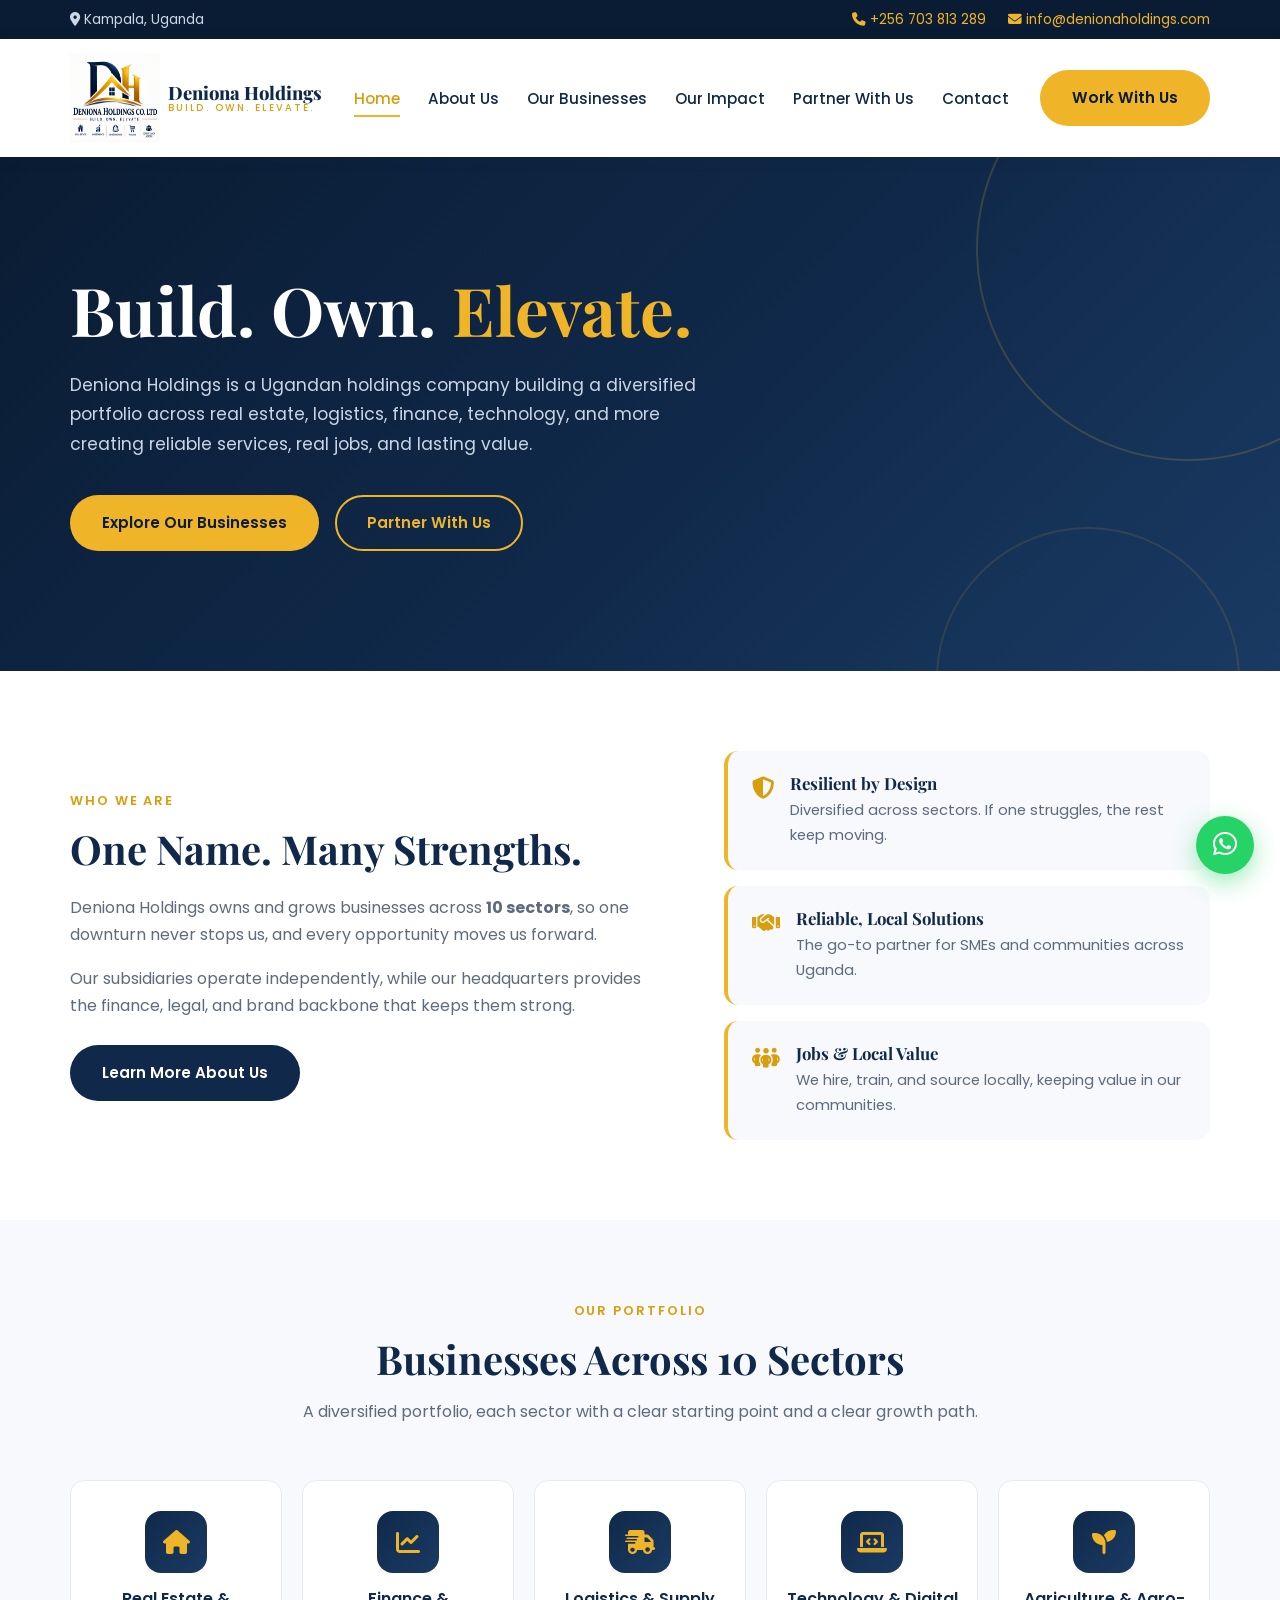
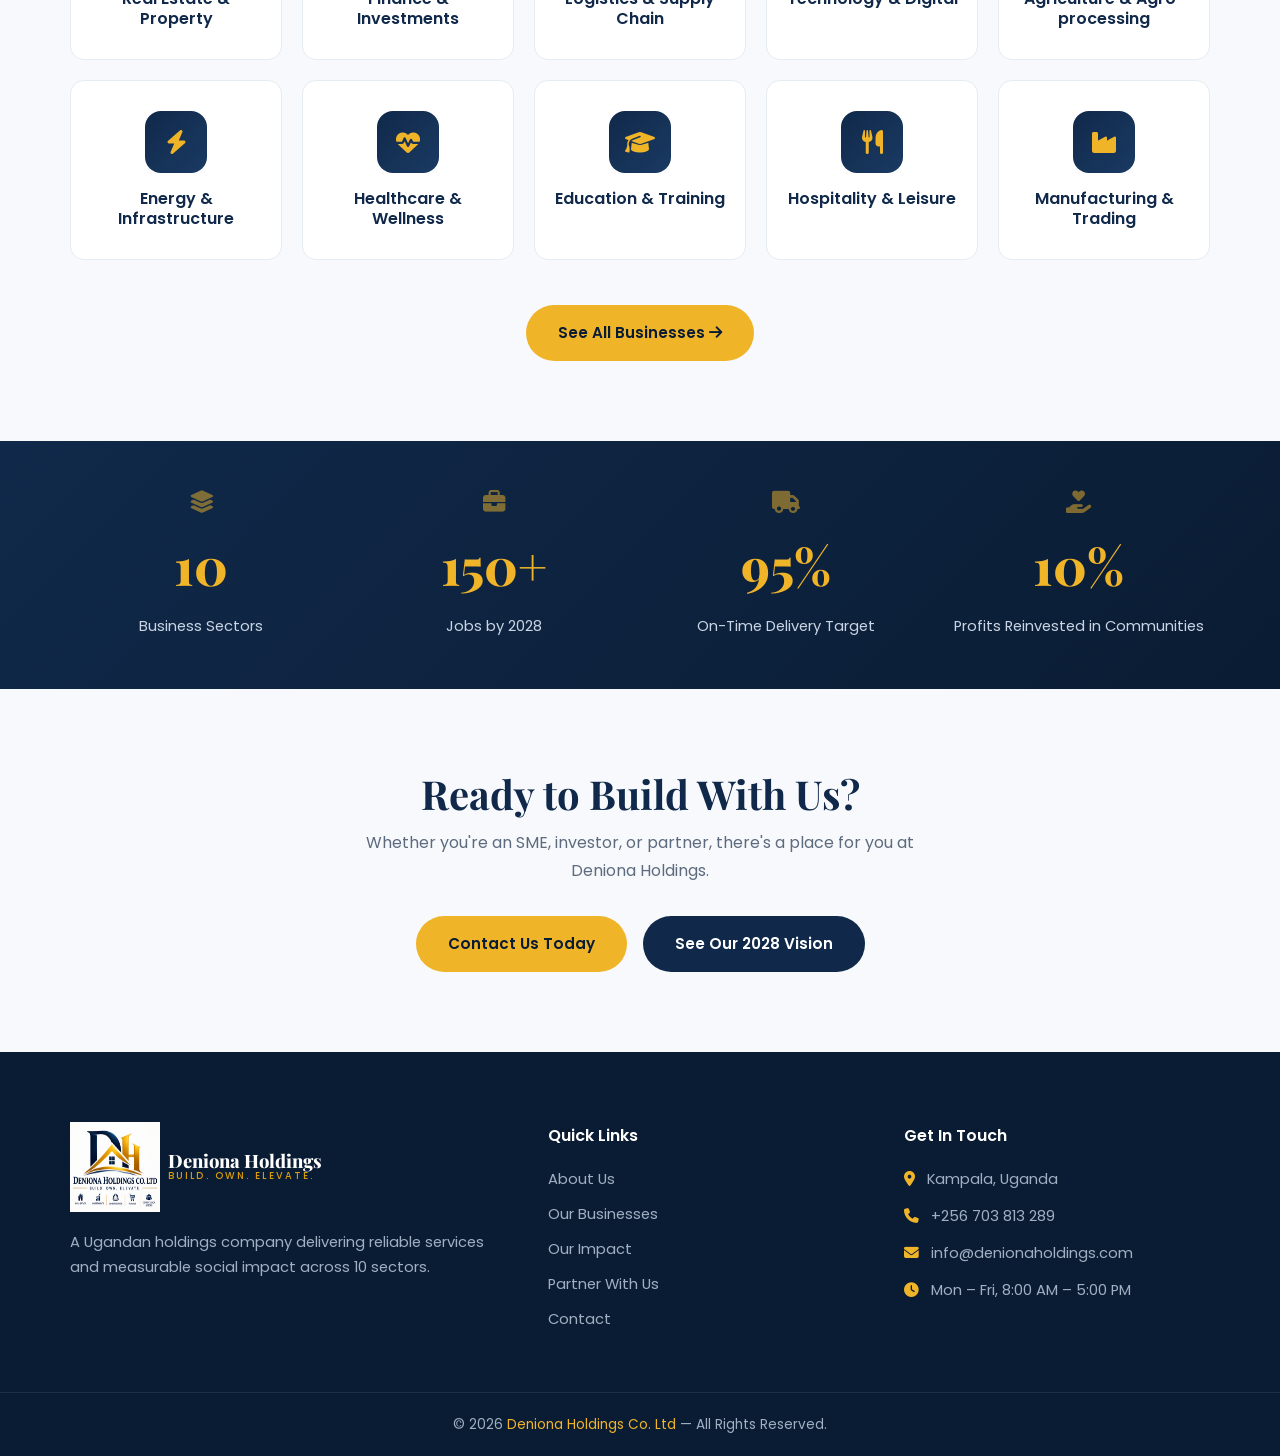
<file: index.html>
<!DOCTYPE html>
<html lang="en">
<head>
<meta charset="UTF-8">
<meta name="viewport" content="width=device-width, initial-scale=1.0">
<title>Deniona Holdings Co. Ltd — Build. Own. Elevate.</title>
 <link rel="stylesheet" href="style.css">
<meta name="description" content="Deniona Holdings is a Ugandan holdings company building a diversified portfolio across 10 sectors — creating reliable services, real jobs, and lasting value.">
<!-- Fonts -->
<link href="https://fonts.googleapis.com/css2?family=Playfair+Display:wght@600;700;800&family=Poppins:wght@300;400;500;600;700&display=swap" rel="stylesheet">
<!-- Icons -->
<link rel="stylesheet" href="https://cdnjs.cloudflare.com/ajax/libs/font-awesome/6.5.0/css/all.min.css">

</head>
<body>

<!-- ===== TOP BAR ===== -->
<div class="topbar">
  <div class="container">
    <span><i class="fa-solid fa-location-dot"></i> Kampala, Uganda</span>
    <span class="hide-sm">
           <a href="tel:+256703813289"><i class="fa-solid fa-phone"></i> +256 703 813 289</a>
      <a href="mailto:info@denionaholdings.com"><i class="fa-solid fa-envelope"></i> info@denionaholdings.com</a>
    </span>
  </div>
</div>

<!-- ===== HEADER ===== -->
<header>
  <div class="container nav">
    <!-- REPLACE this block with your logo image when ready -->
    <a href="index.html" class="logo">
      <img src="logo 2.png"  alt="site logo" width="90" height="90">
      <div class="logo-name">Deniona Holdings<small>Build. Own. Elevate.</small></div>
    </a>

    <nav>
      <ul id="menu">
        <li><a href="index.html" class="active">Home</a></li>
        <li><a href="about.html">About Us</a></li>
        <li><a href="businesses.html">Our Businesses</a></li>
        <li><a href="impact.html">Our Impact</a></li>
        <li><a href="partner.html">Partner With Us</a></li>
        <li><a href="contact.html">Contact</a></li>
      </ul>
    </nav>

    <a href="contact.html" class="btn btn-gold btn-nav">Work With Us</a>
    <button class="hamburger" id="hamb"><i class="fa-solid fa-bars"></i></button>
  </div>
</header>

<!-- ===== HERO ===== -->
<section class="hero">
  <div class="container">
    <h1>Build. Own. <span>Elevate.</span></h1>
    <p>Deniona Holdings is a Ugandan holdings company building a diversified portfolio across
       real estate, logistics, finance, technology, and more creating reliable services,
       real jobs, and lasting value.</p>
    <div class="hero-btns">
      <a href="businesses.html" class="btn btn-gold">Explore Our Businesses</a>
      <a href="partner.html" class="btn btn-outline">Partner With Us</a>
    </div>
  </div>
</section>

<!-- ===== WHO WE ARE ===== -->
<section class="who">
  <div class="container split">
    <div>
      <span class="section-tag">Who We Are</span>
      <h2>One Name. Many Strengths.</h2>
      <p>Deniona Holdings owns and grows businesses across <strong>10 sectors</strong>, so one
         downturn never stops us, and every opportunity moves us forward.</p>
      <p>Our subsidiaries operate independently, while our headquarters provides the finance,
         legal, and brand backbone that keeps them strong.</p>
      <a href="about.html" class="btn btn-navy" style="margin-top:10px">Learn More About Us</a>
    </div>
    <div class="pillars">
      <div class="pillar"><i class="fa-solid fa-shield-halved"></i>
        <div><h3>Resilient by Design</h3><p>Diversified across sectors. If one struggles, the rest keep moving.</p></div></div>
      <div class="pillar"><i class="fa-solid fa-handshake"></i>
        <div><h3>Reliable, Local Solutions</h3><p>The go-to partner for SMEs and communities across Uganda.</p></div></div>
      <div class="pillar"><i class="fa-solid fa-people-group"></i>
        <div><h3>Jobs & Local Value</h3><p>We hire, train, and source locally, keeping value in our communities.</p></div></div>
    </div>
  </div>
</section>

<!-- ===== SECTORS ===== -->
<section class="sectors">
  <div class="container">
    <div class="center-head">
      <span class="section-tag">Our Portfolio</span>
      <h2>Businesses Across 10 Sectors</h2>
      <p>A diversified portfolio, each sector with a clear starting point and a clear growth path.</p>
    </div>
    <div class="grid-10">
      <div class="sector"><div class="icon"><i class="fa-solid fa-house"></i></div><h3>Real Estate & Property</h3></div>
      <div class="sector"><div class="icon"><i class="fa-solid fa-chart-line"></i></div><h3>Finance & Investments</h3></div>
      <div class="sector"><div class="icon"><i class="fa-solid fa-truck-fast"></i></div><h3>Logistics & Supply Chain</h3></div>
      <div class="sector"><div class="icon"><i class="fa-solid fa-laptop-code"></i></div><h3>Technology & Digital</h3></div>
      <div class="sector"><div class="icon"><i class="fa-solid fa-seedling"></i></div><h3>Agriculture & Agro-processing</h3></div>
      <div class="sector"><div class="icon"><i class="fa-solid fa-bolt"></i></div><h3>Energy & Infrastructure</h3></div>
      <div class="sector"><div class="icon"><i class="fa-solid fa-heart-pulse"></i></div><h3>Healthcare & Wellness</h3></div>
      <div class="sector"><div class="icon"><i class="fa-solid fa-graduation-cap"></i></div><h3>Education & Training</h3></div>
      <div class="sector"><div class="icon"><i class="fa-solid fa-utensils"></i></div><h3>Hospitality & Leisure</h3></div>
      <div class="sector"><div class="icon"><i class="fa-solid fa-industry"></i></div><h3>Manufacturing & Trading</h3></div>
    </div>
    <div class="sectors-cta">
      <a href="businesses.html" class="btn btn-gold">See All Businesses <i class="fa-solid fa-arrow-right"></i></a>
    </div>
  </div>
</section>

<!-- ===== NUMBERS STRIP ===== -->
<section class="stats">
  <div class="container grid-4">
    <div class="stat"><i class="fa-solid fa-layer-group"></i><div class="num">10</div><div class="lbl">Business Sectors</div></div>
    <div class="stat"><i class="fa-solid fa-briefcase"></i><div class="num">150+</div><div class="lbl">Jobs by 2028</div></div>
    <div class="stat"><i class="fa-solid fa-truck"></i><div class="num">95%</div><div class="lbl">On-Time Delivery Target</div></div>
    <div class="stat"><i class="fa-solid fa-hand-holding-heart"></i><div class="num">10%</div><div class="lbl">Profits Reinvested in Communities</div></div>
  </div>
</section>

<!-- ===== CTA ===== -->
<section class="cta">
  <div class="container">
    <h2>Ready to Build With Us?</h2>
    <p>Whether you're an SME, investor, or partner, there's a place for you at Deniona Holdings.</p>
    <div class="cta-btns">
      <a href="contact.html" class="btn btn-gold">Contact Us Today</a>
      <a href="impact.html" class="btn btn-navy">See Our 2028 Vision</a>
    </div>
  </div>
</section>

<!-- ===== FOOTER ===== -->
<footer>
  <div class="container">
    <div class="f-grid">
      <div>
        <a href="index.html" class="logo" style="margin-bottom:18px">
           <img src="logo 2.png"  alt="site logo" width="90" height="90">
          <div class="logo-name">Deniona Holdings<small>Build. Own. Elevate.</small></div>
        </a>
        <p>A Ugandan holdings company delivering reliable services and measurable social impact
           across 10 sectors.</p>
      </div>
      <div>
        <h4>Quick Links</h4>
        <ul class="f-links">
          <li><a href="about.html">About Us</a></li>
          <li><a href="businesses.html">Our Businesses</a></li>
          <li><a href="impact.html">Our Impact</a></li>
          <li><a href="partner.html">Partner With Us</a></li>
          <li><a href="contact.html">Contact</a></li>
        </ul>
      </div>
      <div>
        <h4>Get In Touch</h4>
        <ul class="f-contact">
          <!-- REPLACE with your real details -->
          <li><i class="fa-solid fa-location-dot"></i> Kampala, Uganda</li>
          <li><i class="fa-solid fa-phone"></i> +256 703 813 289</li>
          <li><i class="fa-solid fa-envelope"></i> info@denionaholdings.com</li>
          <li><i class="fa-solid fa-clock"></i> Mon – Fri, 8:00 AM – 5:00 PM</li>
        </ul>
      </div>
    </div>
  </div>
  <div class="f-bottom">
    © 2026 <span>Deniona Holdings Co. Ltd</span> — All Rights Reserved.
  </div>
</footer>

<!-- ===== WHATSAPP FLOAT ===== -->
<a href="https://wa.me/256903823289?text=Hello%20Deniona%20Holdings" target="_blank" class="wa-float">
  <i class="fa-brands fa-whatsapp"></i>
</a>

<script>
// Mobile menu toggle
const hamb=document.getElementById('hamb'),menu=document.getElementById('menu');
hamb.addEventListener('click',()=>{
  menu.classList.toggle('open');
  hamb.innerHTML=menu.classList.contains('open')
    ?'<i class="fa-solid fa-xmark"></i>':'<i class="fa-solid fa-bars"></i>';
});
// Close menu when a link is tapped
menu.querySelectorAll('a').forEach(a=>a.addEventListener('click',()=>{
  menu.classList.remove('open');
  hamb.innerHTML='<i class="fa-solid fa-bars"></i>';
}));
</script>

</body>
</html>
</file>
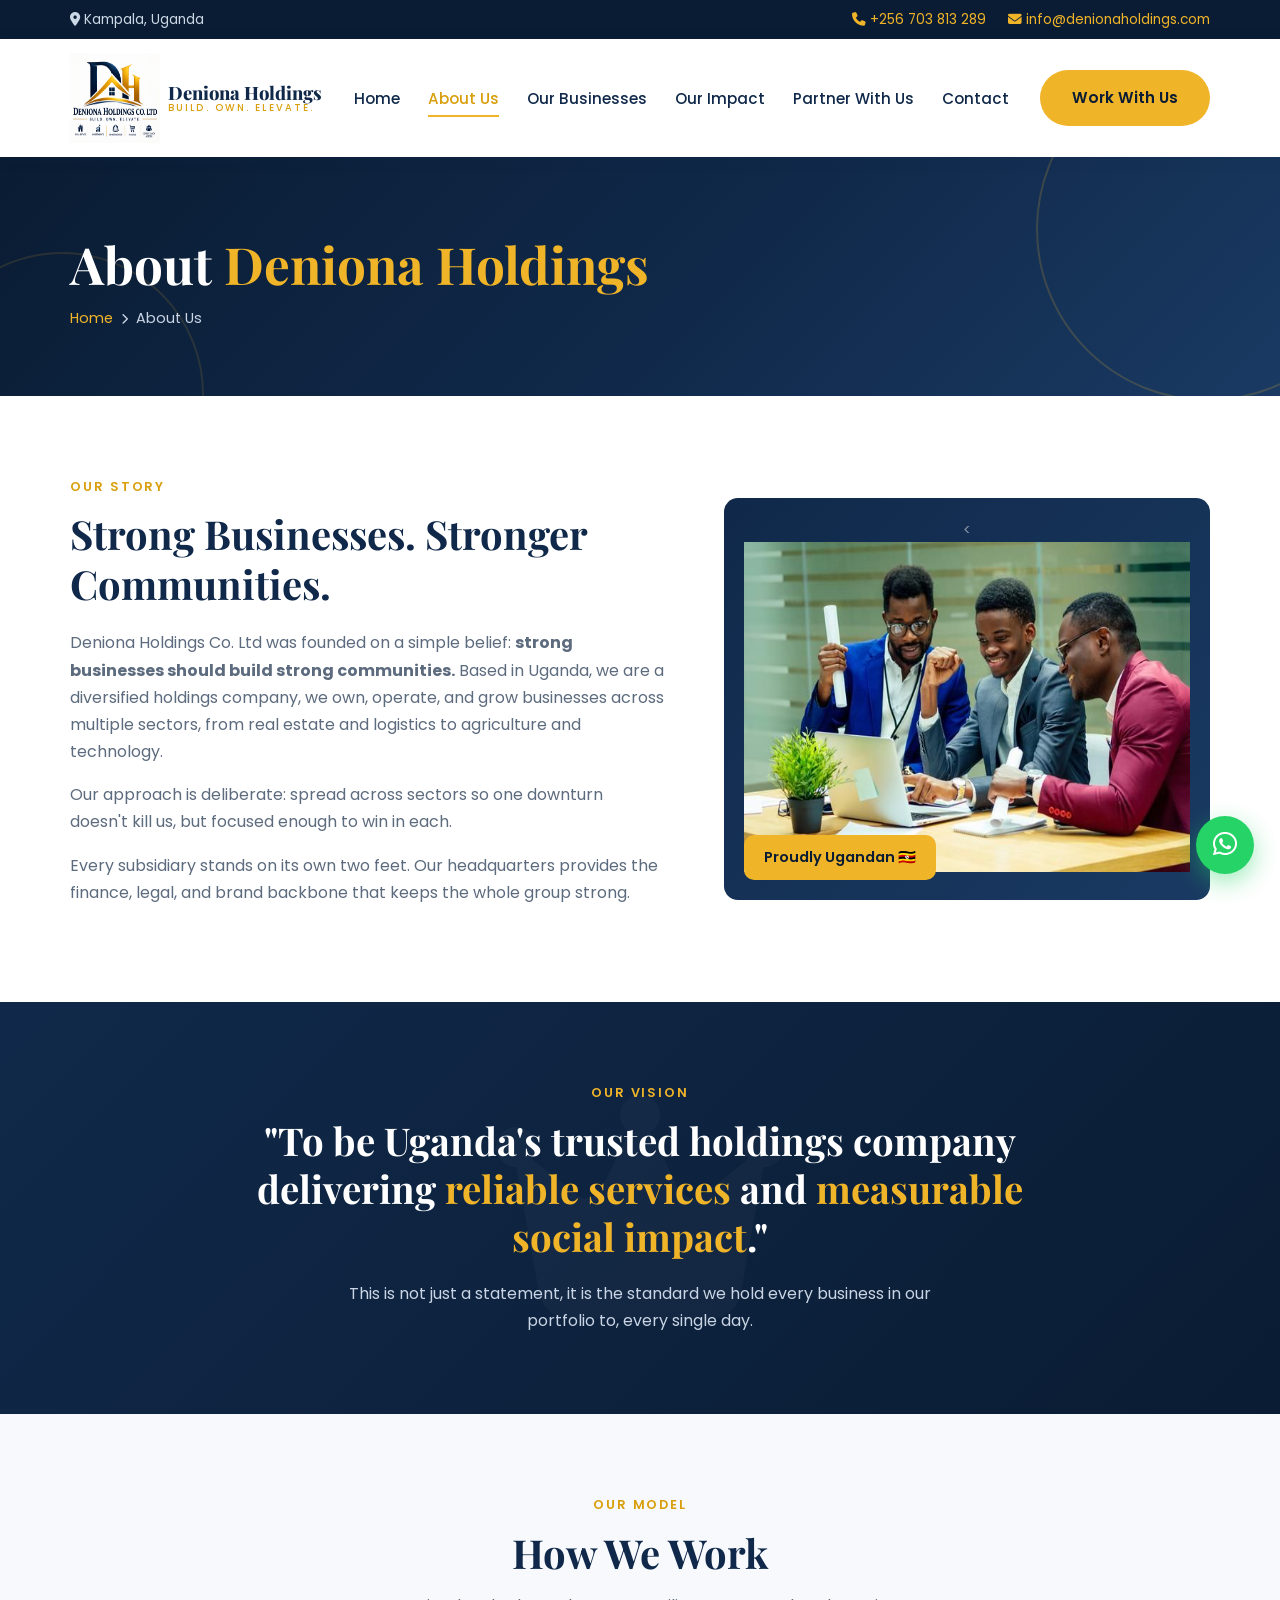
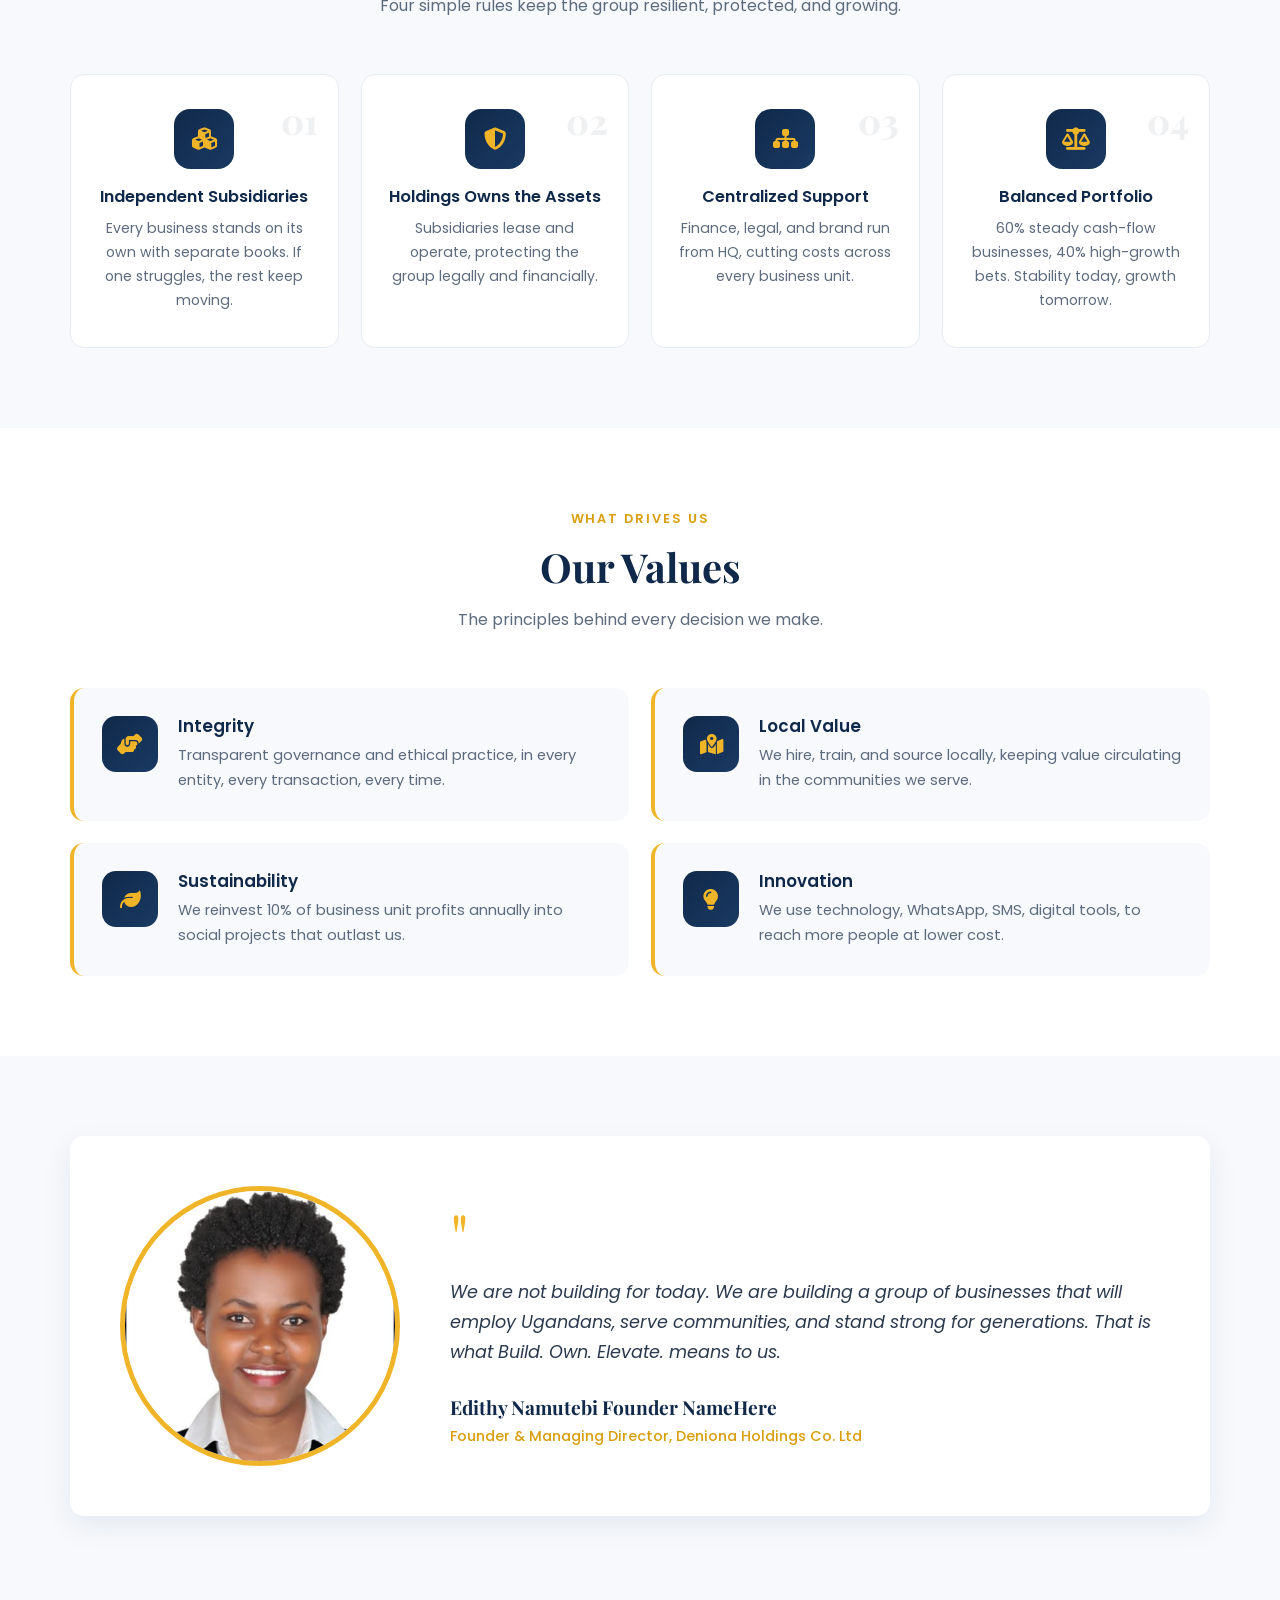
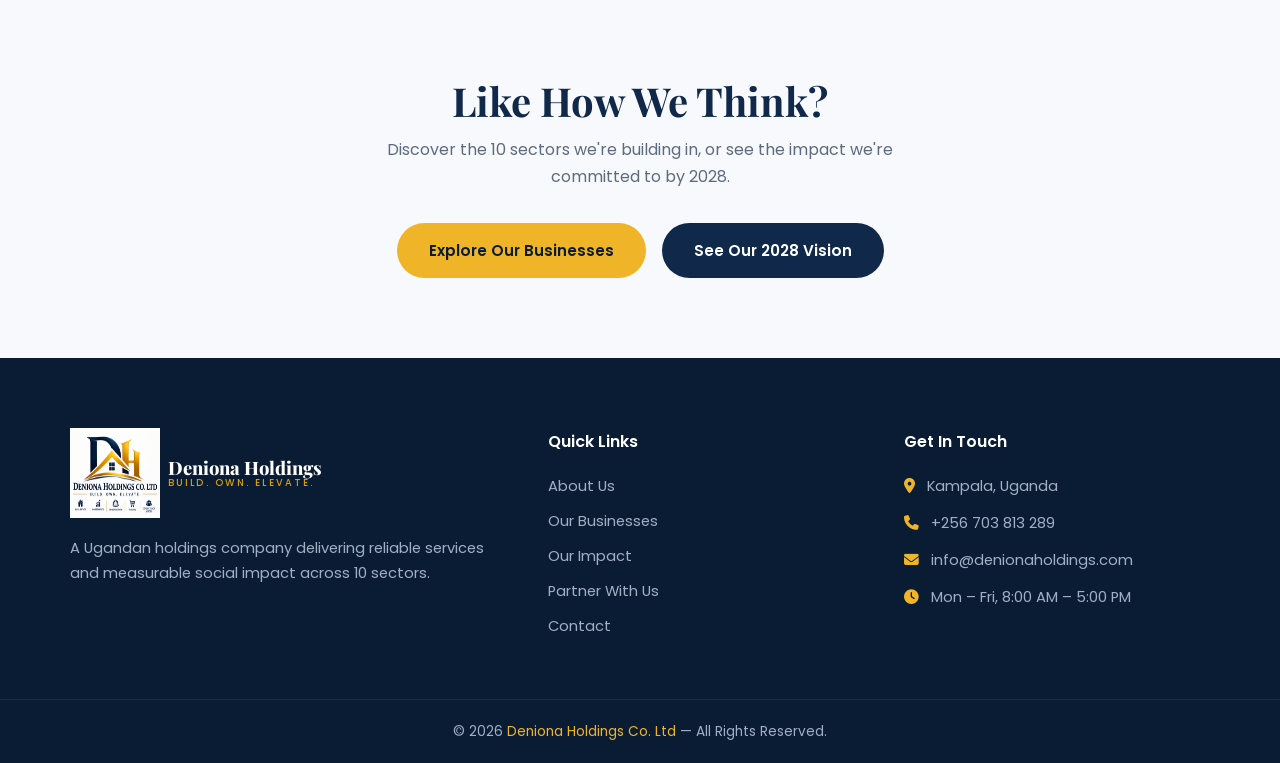
<file: about.html>
<!DOCTYPE html>
<html lang="en">
<head>
<meta charset="UTF-8">
<meta name="viewport" content="width=device-width, initial-scale=1.0">
<title>About Us — Deniona Holdings Co. Ltd</title>
<link rel="stylesheet" href="style.css">
<meta name="description" content="Learn about Deniona Holdings — a Ugandan holdings company built on integrity, local value, and resilience. Our story, vision, and how we work.">
<link href="https://fonts.googleapis.com/css2?family=Playfair+Display:wght@600;700;800&family=Poppins:wght@300;400;500;600;700&display=swap" rel="stylesheet">
<link rel="stylesheet" href="https://cdnjs.cloudflare.com/ajax/libs/font-awesome/6.5.0/css/all.min.css">
</head>
<body>

<!-- ===== TOP BAR ===== -->
<div class="topbar">
  <div class="container">
    <span><i class="fa-solid fa-location-dot"></i> Kampala, Uganda</span>
    <span class="hide-sm">
            <a href="tel:+256703813289"><i class="fa-solid fa-phone"></i> +256 703 813 289</a>
      <a href="mailto:info@denionaholdings.com"><i class="fa-solid fa-envelope"></i> info@denionaholdings.com</a>
    </span>
  </div>
</div>

<!-- ===== HEADER ===== -->
<header>
  <div class="container nav">
    <!-- REPLACE this block with your logo image when ready -->
    <a href="index.html" class="logo">
       <img src="logo 2.png"  alt="site logo" width="90" height="90">
      <div class="logo-name">Deniona Holdings<small>Build. Own. Elevate.</small></div>
    </a>

    <nav>
      <ul id="menu">
        <li><a href="index.html">Home</a></li>
        <li><a href="about.html" class="active">About Us</a></li>
        <li><a href="businesses.html">Our Businesses</a></li>
        <li><a href="impact.html">Our Impact</a></li>
        <li><a href="partner.html">Partner With Us</a></li>
        <li><a href="contact.html">Contact</a></li>
      </ul>
    </nav>

    <a href="contact.html" class="btn btn-gold btn-nav">Work With Us</a>
    <button class="hamburger" id="hamb"><i class="fa-solid fa-bars"></i></button>
  </div>
</header>

<!-- ===== PAGE HERO ===== -->
<section class="page-hero">
  <div class="container">
    <h1>About <span>Deniona Holdings</span></h1>
    <div class="breadcrumb">
      <a href="index.html">Home</a><i class="fa-solid fa-chevron-right"></i>About Us
    </div>
  </div>
</section>

<!-- ===== OUR STORY ===== -->
<section class="story">
  <div class="container split">
    <div>
      <span class="section-tag">Our Story</span>
      <h2>Strong Businesses. Stronger Communities.</h2>
      <p>Deniona Holdings Co. Ltd was founded on a simple belief: <strong>strong businesses
         should build strong communities.</strong> Based in Uganda, we are a diversified
         holdings company, we own, operate, and grow businesses across multiple sectors,
         from real estate and logistics to agriculture and technology.</p>
      <p>Our approach is deliberate: spread across sectors so one downturn doesn't
         kill us, but focused enough to win in each.</p>
      <p>Every subsidiary stands on its own two feet. Our headquarters provides the
         finance, legal, and brand backbone that keeps the whole group strong.</p>
    </div>
    <div class="story-img">
     
      <div class="ph">
        <
        <img src="team.jpg"  alt="site logo" width="930" height="330">
      </div>
      <div class="tag">Proudly Ugandan 🇺🇬</div>
    </div>
  </div>
</section>

<!-- ===== VISION BANNER ===== -->
<section class="vision">
  <div class="container">
    <span class="section-tag">Our Vision</span>
    <h2>"To be Uganda's trusted holdings company delivering
        <span>reliable services</span> and <span>measurable social impact</span>."</h2>
    <p>This is not just a statement, it is the standard we hold every business
       in our portfolio to, every single day.</p>
  </div>
</section>

<!-- ===== HOW WE WORK ===== -->
<section class="how">
  <div class="container">
    <div class="center-head">
      <span class="section-tag">Our Model</span>
      <h2>How We Work</h2>
      <p>Four simple rules keep the group resilient, protected, and growing.</p>
    </div>
    <div class="grid-4">
      <div class="how-card">
        <span class="num">01</span>
        <div class="icon"><i class="fa-solid fa-cubes"></i></div>
        <h3>Independent Subsidiaries</h3>
        <p>Every business stands on its own with separate books. If one struggles, the rest keep moving.</p>
      </div>
      <div class="how-card">
        <span class="num">02</span>
        <div class="icon"><i class="fa-solid fa-shield-halved"></i></div>
        <h3>Holdings Owns the Assets</h3>
        <p>Subsidiaries lease and operate, protecting the group legally and financially.</p>
      </div>
      <div class="how-card">
        <span class="num">03</span>
        <div class="icon"><i class="fa-solid fa-sitemap"></i></div>
        <h3>Centralized Support</h3>
        <p>Finance, legal, and brand run from HQ, cutting costs across every business unit.</p>
      </div>
      <div class="how-card">
        <span class="num">04</span>
        <div class="icon"><i class="fa-solid fa-scale-balanced"></i></div>
        <h3>Balanced Portfolio</h3>
        <p>60% steady cash-flow businesses, 40% high-growth bets. Stability today, growth tomorrow.</p>
      </div>
    </div>
  </div>
</section>

<!-- ===== OUR VALUES ===== -->
<section class="values">
  <div class="container">
    <div class="center-head">
      <span class="section-tag">What Drives Us</span>
      <h2>Our Values</h2>
      <p>The principles behind every decision we make.</p>
    </div>
    <div class="grid-2x2">
      <div class="value">
        <div class="icon"><i class="fa-solid fa-handshake-angle"></i></div>
        <div>
          <h3>Integrity</h3>
          <p>Transparent governance and ethical practice, in every entity, every transaction, every time.</p>
        </div>
      </div>
      <div class="value">
        <div class="icon"><i class="fa-solid fa-map-location-dot"></i></div>
        <div>
          <h3>Local Value</h3>
          <p>We hire, train, and source locally, keeping value circulating in the communities we serve.</p>
        </div>
      </div>
      <div class="value">
        <div class="icon"><i class="fa-solid fa-leaf"></i></div>
        <div>
          <h3>Sustainability</h3>
          <p>We reinvest 10% of business unit profits annually into social projects that outlast us.</p>
        </div>
      </div>
      <div class="value">
        <div class="icon"><i class="fa-solid fa-lightbulb"></i></div>
        <div>
          <h3>Innovation</h3>
          <p>We use technology,  WhatsApp, SMS, digital tools, to reach more people at lower cost.</p>
        </div>
      </div>
    </div>
  </div>
</section>

<!-- ===== FOUNDER'S MESSAGE  ===== -->
<section class="founder">
  <div class="container">
    <div class="founder-card">
      <div class="founder-photo">        
        <div class="ph">
          <i class="fa-solid fa-user-tie"></i>
          <img src="founder.jpeg"  alt="site logo" width="360" height="360">
        </div>
      </div>
      <div class="founder-text">
        <div class="quote-mark">"</div>
        <blockquote>We are not building for today. We are building a group of businesses
        that will employ Ugandans, serve communities, and stand strong for generations.
        That is what Build. Own. Elevate. means to us.</blockquote>
        <div class="founder-name">Edithy Namutebi Founder NameHere</div>
        <div class="founder-role">Founder &amp; Managing Director, Deniona Holdings Co. Ltd</div>
      </div>
    </div>
  </div>
</section>

<!-- ===== CTA ===== -->
<section class="cta">
  <div class="container">
    <h2>Like How We Think?</h2>
    <p>Discover the 10 sectors we're building in, or see the impact we're committed to by 2028.</p>
    <div class="cta-btns">
      <a href="businesses.html" class="btn btn-gold">Explore Our Businesses</a>
      <a href="impact.html" class="btn btn-navy">See Our 2028 Vision</a>
    </div>
  </div>
</section>

<!-- ===== FOOTER ===== -->
<footer>
  <div class="container">
    <div class="f-grid">
      <div>
        <a href="index.html" class="logo" style="margin-bottom:18px">
           <img src="logo 2.png"  alt="site logo" width="90" height="90">
          <div class="logo-name">Deniona Holdings<small>Build. Own. Elevate.</small></div>
        </a>
        <p>A Ugandan holdings company delivering reliable services and measurable social impact
           across 10 sectors.</p>
      </div>
      <div>
        <h4>Quick Links</h4>
        <ul class="f-links">
          <li><a href="about.html">About Us</a></li>
          <li><a href="businesses.html">Our Businesses</a></li>
          <li><a href="impact.html">Our Impact</a></li>
          <li><a href="partner.html">Partner With Us</a></li>
          <li><a href="contact.html">Contact</a></li>
        </ul>
      </div>
      <div>
        <h4>Get In Touch</h4>
        <ul class="f-contact">
          <!-- REPLACE with your real details -->
          <li><i class="fa-solid fa-location-dot"></i> Kampala, Uganda</li>
          <li><i class="fa-solid fa-phone"></i> +256 703 813 289</li>
          <li><i class="fa-solid fa-envelope"></i> info@denionaholdings.com</li>
          <li><i class="fa-solid fa-clock"></i> Mon – Fri, 8:00 AM – 5:00 PM</li>
        </ul>
      </div>
    </div>
  </div>
  <div class="f-bottom">
    © 2026 <span>Deniona Holdings Co. Ltd</span> — All Rights Reserved.
  </div>
</footer>

<!-- ===== WHATSAPP FLOAT ===== -->
<a href="https://wa.me/256703823289?text=Hello%20Deniona%20Holdings" target="_blank" class="wa-float">
  <i class="fa-brands fa-whatsapp"></i>
</a>

<script>
// Mobile menu toggle
const hamb=document.getElementById('hamb'),menu=document.getElementById('menu');
hamb.addEventListener('click',()=>{
  menu.classList.toggle('open');
  hamb.innerHTML=menu.classList.contains('open')
    ?'<i class="fa-solid fa-xmark"></i>':'<i class="fa-solid fa-bars"></i>';
});
menu.querySelectorAll('a').forEach(a=>a.addEventListener('click',()=>{
  menu.classList.remove('open');
  hamb.innerHTML='<i class="fa-solid fa-bars"></i>';
}));
</script>

</body>
</html>
</file>
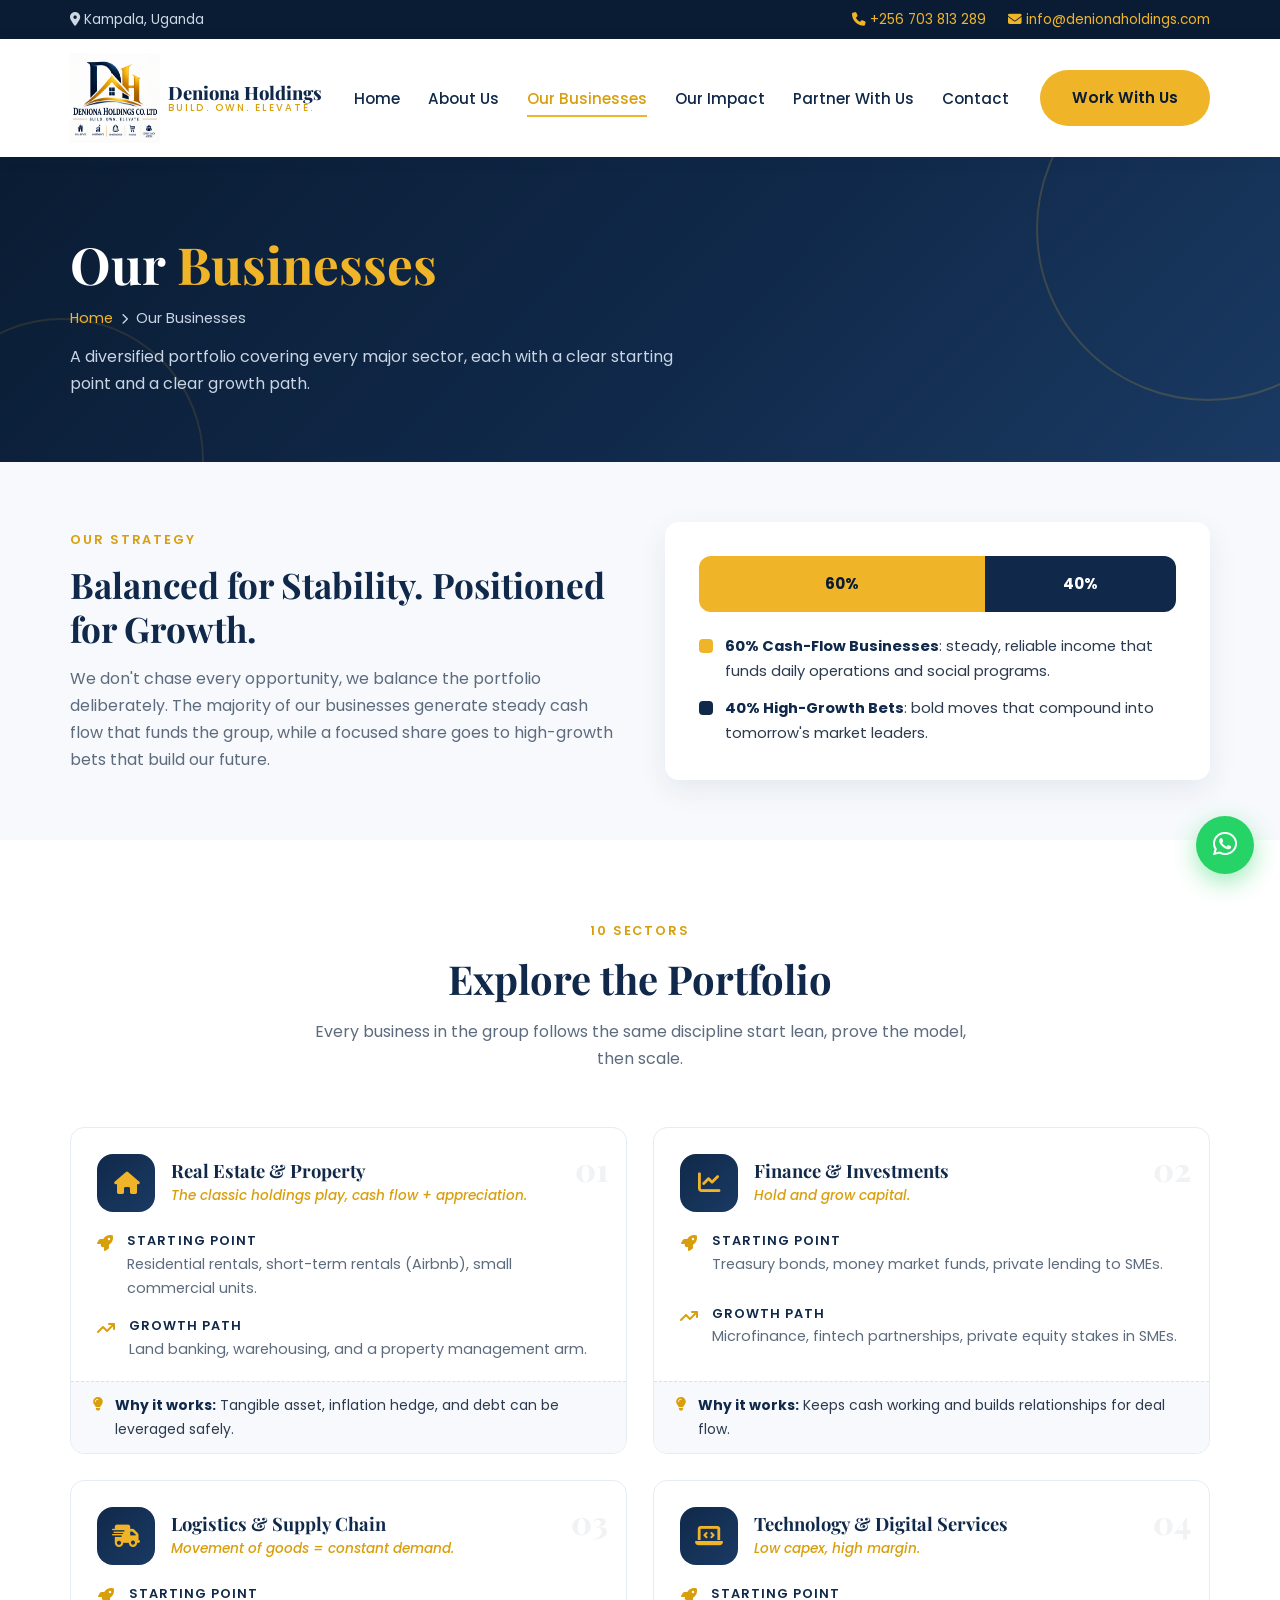
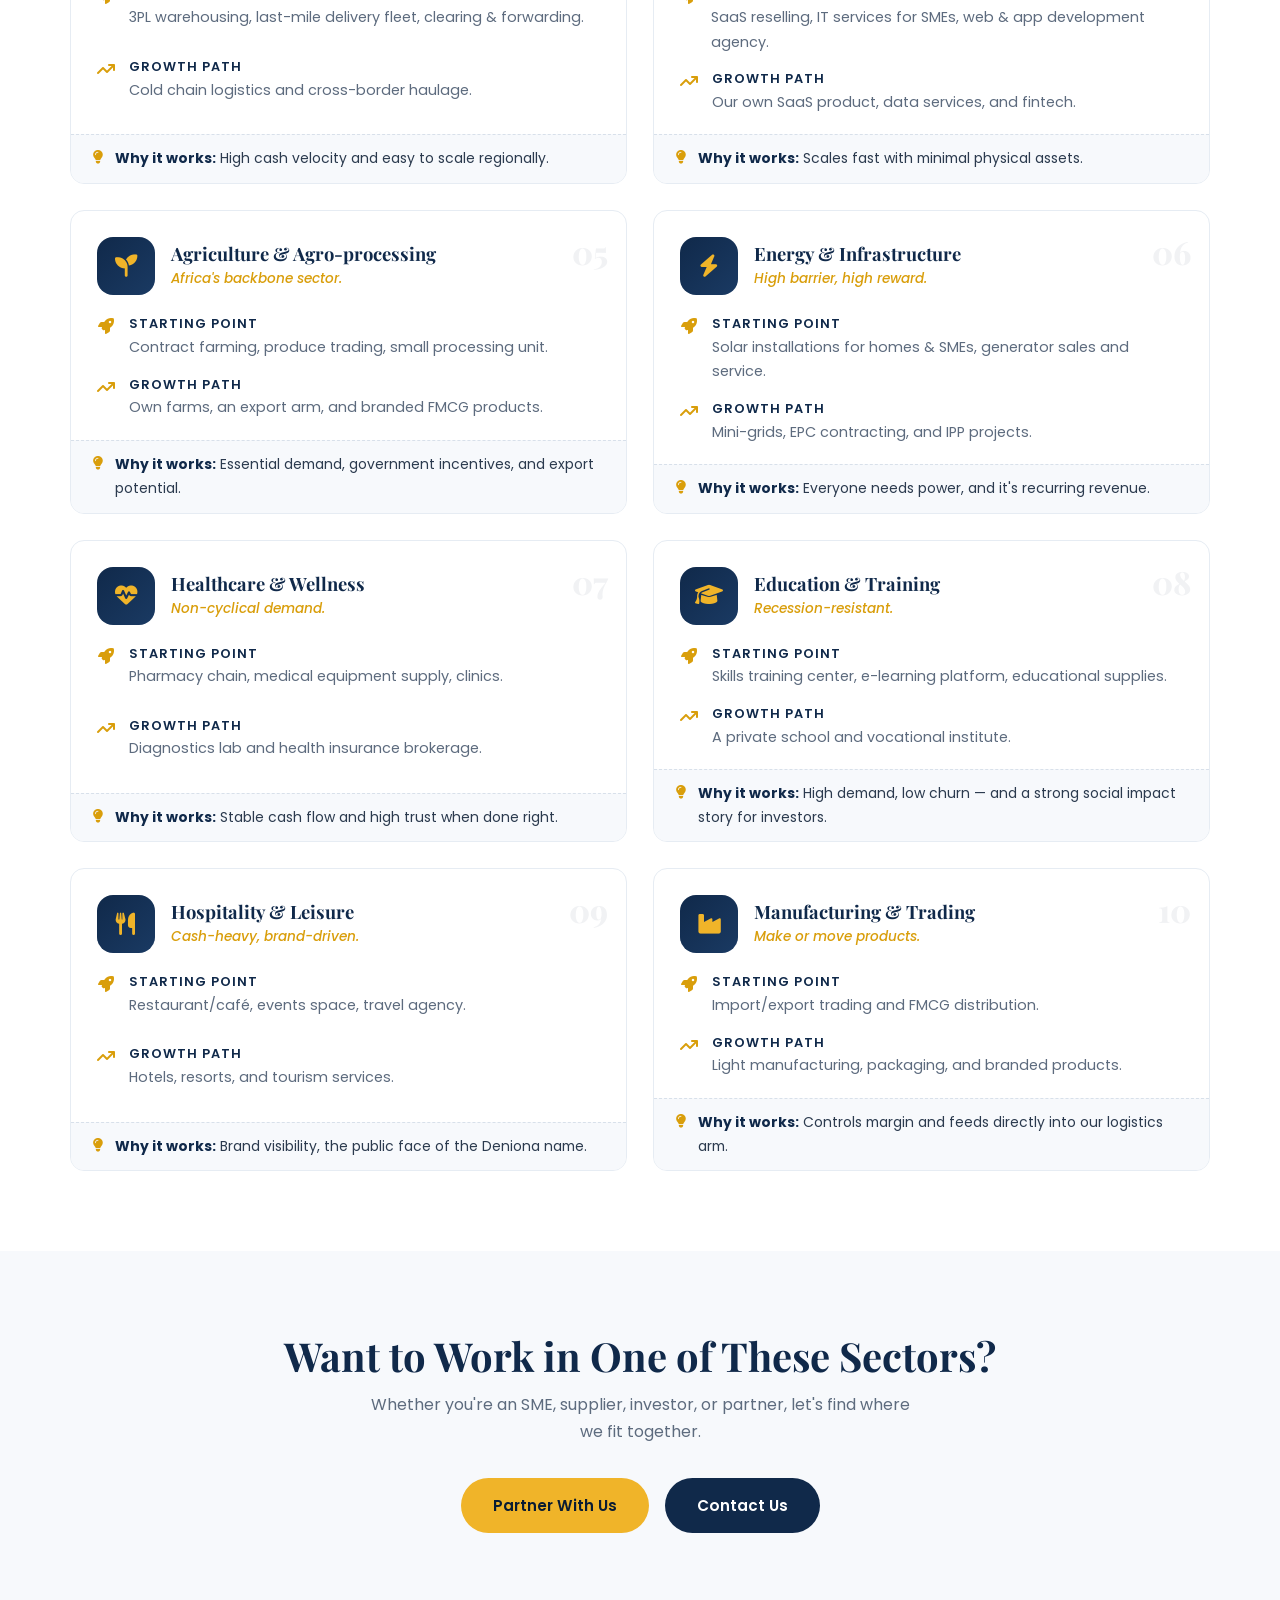
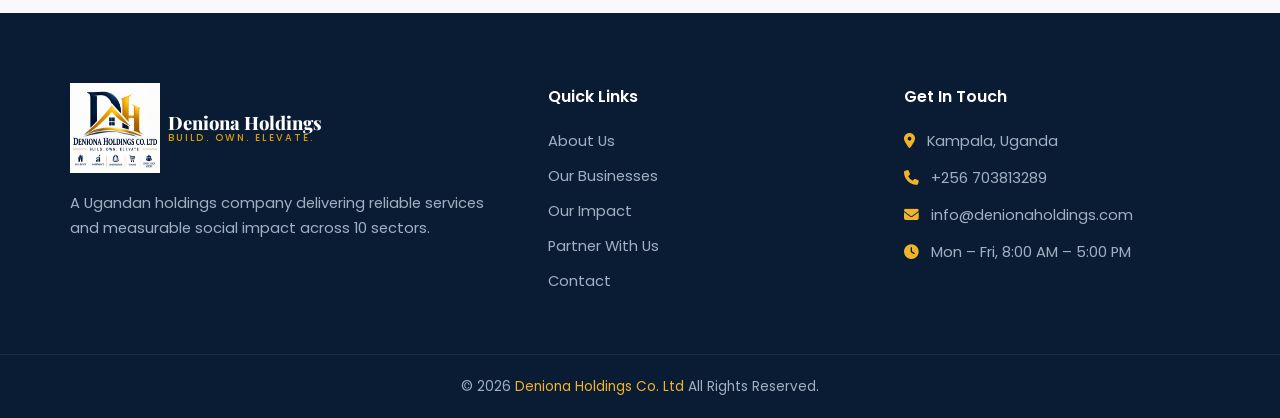
<file: businesses.html>
<!DOCTYPE html>
<html lang="en">
<head>
<meta charset="UTF-8">
<meta name="viewport" content="width=device-width, initial-scale=1.0">
<title>Our Businesses — Deniona Holdings Co. Ltd</title>
<link rel="stylesheet" href="style.css">
<meta name="description" content="Explore Deniona Holdings' diversified portfolio — 10 business sectors across real estate, logistics, finance, technology, agriculture, energy, healthcare, education, hospitality, and trading.">

<link href="https://fonts.googleapis.com/css2?family=Playfair+Display:wght@600;700;800&family=Poppins:wght@300;400;500;600;700&display=swap" rel="stylesheet">

<link rel="stylesheet" href="https://cdnjs.cloudflare.com/ajax/libs/font-awesome/6.5.0/css/all.min.css">
</head>
<body>

<!-- ===== TOP BAR ===== -->
<div class="topbar">
  <div class="container">
    <span><i class="fa-solid fa-location-dot"></i> Kampala, Uganda</span>
    <span class="hide-sm">
            <a href="tel:+256703813289"><i class="fa-solid fa-phone"></i> +256 703 813 289</a>
      <a href="mailto:info@denionaholdings.com"><i class="fa-solid fa-envelope"></i> info@denionaholdings.com</a>
    </span>
  </div>
</div>

<!-- ===== HEADER ===== -->
<header>
  <div class="container nav">
        <a href="index.html" class="logo">
       <img src="logo 2.png"  alt="site logo" width="90" height="90">
      <div class="logo-name">Deniona Holdings<small>Build. Own. Elevate.</small></div>
    </a>

    <nav>
      <ul id="menu">
        <li><a href="index.html">Home</a></li>
        <li><a href="about.html">About Us</a></li>
        <li><a href="businesses.html" class="active">Our Businesses</a></li>
        <li><a href="impact.html">Our Impact</a></li>
        <li><a href="partner.html">Partner With Us</a></li>
        <li><a href="contact.html">Contact</a></li>
      </ul>
    </nav>

    <a href="contact.html" class="btn btn-gold btn-nav">Work With Us</a>
    <button class="hamburger" id="hamb"><i class="fa-solid fa-bars"></i></button>
  </div>
</header>

<!-- ===== PAGE HERO ===== -->
<section class="page-hero">
  <div class="container">
    <h1>Our <span>Businesses</span></h1>
    <div class="breadcrumb">
      <a href="index.html">Home</a><i class="fa-solid fa-chevron-right"></i>Our Businesses
    </div>
    <p>A diversified portfolio covering every major sector, each with a clear
       starting point and a clear growth path.</p>
  </div>
</section>

<!-- ===== PORTFOLIO MIX ===== -->
<section class="mix">
  <div class="container mix-inner">
    <div>
      <span class="section-tag" style="color:var(--gold-dark);font-weight:600;letter-spacing:.15em;text-transform:uppercase;font-size:.8rem;display:block;margin-bottom:12px">Our Strategy</span>
      <h2>Balanced for Stability. Positioned for Growth.</h2>
      <p>We don't chase every opportunity, we balance the portfolio deliberately.
         The majority of our businesses generate steady cash flow that funds the group,
         while a focused share goes to high-growth bets that build our future.</p>
    </div>
    <div class="mix-bar">
      <div class="bar">
        <div class="cash" style="width:60%">60%</div>
        <div class="growth" style="width:40%">40%</div>
      </div>
      <div class="bar-legend">
        <div class="item"><span class="dot g"></span>
          <span><strong>60% Cash-Flow Businesses</strong>: steady, reliable income that funds daily operations and social programs.</span></div>
        <div class="item"><span class="dot n"></span>
          <span><strong>40% High-Growth Bets</strong>: bold moves that compound into tomorrow's market leaders.</span></div>
      </div>
    </div>
  </div>
</section>

<!-- ===== SECTOR CARDS ===== -->
<section class="sectors-list">
  <div class="container">
    <div class="center-head">
      <span class="section-tag" style="color:var(--gold-dark);font-weight:600;letter-spacing:.15em;text-transform:uppercase;font-size:.8rem;display:block;margin-bottom:12px">10 Sectors</span>
      <h2>Explore the Portfolio</h2>
      <p>Every business in the group follows the same discipline  start lean,
         prove the model, then scale.</p>
    </div>

    <div class="biz-grid">

      <!-- 1. REAL ESTATE -->
      <div class="biz-card">
        <span class="corner">01</span>
        <div class="biz-head">
          <div class="biz-icon"><i class="fa-solid fa-house"></i></div>
          <div><h3>Real Estate &amp; Property</h3>
          <div class="biz-tagline">The classic holdings play, cash flow + appreciation.</div></div>
        </div>
        <div class="biz-body">
          <div class="biz-step"><i class="fa-solid fa-rocket"></i>
            <div><span class="lbl">Starting Point</span>
            <p>Residential rentals, short-term rentals (Airbnb), small commercial units.</p></div></div>
          <div class="biz-step"><i class="fa-solid fa-arrow-trend-up"></i>
            <div><span class="lbl">Growth Path</span>
            <p>Land banking, warehousing, and a property management arm.</p></div></div>
        </div>
        <div class="biz-why"><i class="fa-solid fa-lightbulb"></i>
          <span><strong>Why it works:</strong> Tangible asset, inflation hedge, and debt can be leveraged safely.</span></div>
      </div>

      <!-- 2. FINANCE -->
      <div class="biz-card">
        <span class="corner">02</span>
        <div class="biz-head">
          <div class="biz-icon"><i class="fa-solid fa-chart-line"></i></div>
          <div><h3>Finance &amp; Investments</h3>
          <div class="biz-tagline">Hold and grow capital.</div></div>
        </div>
        <div class="biz-body">
          <div class="biz-step"><i class="fa-solid fa-rocket"></i>
            <div><span class="lbl">Starting Point</span>
            <p>Treasury bonds, money market funds, private lending to SMEs.</p></div></div>
          <div class="biz-step"><i class="fa-solid fa-arrow-trend-up"></i>
            <div><span class="lbl">Growth Path</span>
            <p>Microfinance, fintech partnerships, private equity stakes in SMEs.</p></div></div>
        </div>
        <div class="biz-why"><i class="fa-solid fa-lightbulb"></i>
          <span><strong>Why it works:</strong> Keeps cash working and builds relationships for deal flow.</span></div>
      </div>

      <!-- 3. LOGISTICS -->
      <div class="biz-card">
        <span class="corner">03</span>
        <div class="biz-head">
          <div class="biz-icon"><i class="fa-solid fa-truck-fast"></i></div>
          <div><h3>Logistics &amp; Supply Chain</h3>
          <div class="biz-tagline">Movement of goods = constant demand.</div></div>
        </div>
        <div class="biz-body">
          <div class="biz-step"><i class="fa-solid fa-rocket"></i>
            <div><span class="lbl">Starting Point</span>
            <p>3PL warehousing, last-mile delivery fleet, clearing &amp; forwarding.</p></div></div>
          <div class="biz-step"><i class="fa-solid fa-arrow-trend-up"></i>
            <div><span class="lbl">Growth Path</span>
            <p>Cold chain logistics and cross-border haulage.</p></div></div>
        </div>
        <div class="biz-why"><i class="fa-solid fa-lightbulb"></i>
          <span><strong>Why it works:</strong> High cash velocity and easy to scale regionally.</span></div>
      </div>

      <!-- 4. TECHNOLOGY -->
      <div class="biz-card">
        <span class="corner">04</span>
        <div class="biz-head">
          <div class="biz-icon"><i class="fa-solid fa-laptop-code"></i></div>
          <div><h3>Technology &amp; Digital Services</h3>
          <div class="biz-tagline">Low capex, high margin.</div></div>
        </div>
        <div class="biz-body">
          <div class="biz-step"><i class="fa-solid fa-rocket"></i>
            <div><span class="lbl">Starting Point</span>
            <p>SaaS reselling, IT services for SMEs, web &amp; app development agency.</p></div></div>
          <div class="biz-step"><i class="fa-solid fa-arrow-trend-up"></i>
            <div><span class="lbl">Growth Path</span>
            <p>Our own SaaS product, data services, and fintech.</p></div></div>
        </div>
        <div class="biz-why"><i class="fa-solid fa-lightbulb"></i>
          <span><strong>Why it works:</strong> Scales fast with minimal physical assets.</span></div>
      </div>

      <!-- 5. AGRICULTURE -->
      <div class="biz-card">
        <span class="corner">05</span>
        <div class="biz-head">
          <div class="biz-icon"><i class="fa-solid fa-seedling"></i></div>
          <div><h3>Agriculture &amp; Agro-processing</h3>
          <div class="biz-tagline">Africa's backbone sector.</div></div>
        </div>
        <div class="biz-body">
          <div class="biz-step"><i class="fa-solid fa-rocket"></i>
            <div><span class="lbl">Starting Point</span>
            <p>Contract farming, produce trading, small processing unit.</p></div></div>
          <div class="biz-step"><i class="fa-solid fa-arrow-trend-up"></i>
            <div><span class="lbl">Growth Path</span>
            <p>Own farms, an export arm, and branded FMCG products.</p></div></div>
        </div>
        <div class="biz-why"><i class="fa-solid fa-lightbulb"></i>
          <span><strong>Why it works:</strong> Essential demand, government incentives, and export potential.</span></div>
      </div>

      <!-- 6. ENERGY -->
      <div class="biz-card">
        <span class="corner">06</span>
        <div class="biz-head">
          <div class="biz-icon"><i class="fa-solid fa-bolt"></i></div>
          <div><h3>Energy &amp; Infrastructure</h3>
          <div class="biz-tagline">High barrier, high reward.</div></div>
        </div>
        <div class="biz-body">
          <div class="biz-step"><i class="fa-solid fa-rocket"></i>
            <div><span class="lbl">Starting Point</span>
            <p>Solar installations for homes &amp; SMEs, generator sales and service.</p></div></div>
          <div class="biz-step"><i class="fa-solid fa-arrow-trend-up"></i>
            <div><span class="lbl">Growth Path</span>
            <p>Mini-grids, EPC contracting, and IPP projects.</p></div></div>
        </div>
        <div class="biz-why"><i class="fa-solid fa-lightbulb"></i>
          <span><strong>Why it works:</strong> Everyone needs power,  and it's recurring revenue.</span></div>
      </div>

      <!-- 7. HEALTHCARE -->
      <div class="biz-card">
        <span class="corner">07</span>
        <div class="biz-head">
          <div class="biz-icon"><i class="fa-solid fa-heart-pulse"></i></div>
          <div><h3>Healthcare &amp; Wellness</h3>
          <div class="biz-tagline">Non-cyclical demand.</div></div>
        </div>
        <div class="biz-body">
          <div class="biz-step"><i class="fa-solid fa-rocket"></i>
            <div><span class="lbl">Starting Point</span>
            <p>Pharmacy chain, medical equipment supply, clinics.</p></div></div>
          <div class="biz-step"><i class="fa-solid fa-arrow-trend-up"></i>
            <div><span class="lbl">Growth Path</span>
            <p>Diagnostics lab and health insurance brokerage.</p></div></div>
        </div>
        <div class="biz-why"><i class="fa-solid fa-lightbulb"></i>
          <span><strong>Why it works:</strong> Stable cash flow and high trust when done right.</span></div>
      </div>

      <!-- 8. EDUCATION -->
      <div class="biz-card">
        <span class="corner">08</span>
        <div class="biz-head">
          <div class="biz-icon"><i class="fa-solid fa-graduation-cap"></i></div>
          <div><h3>Education &amp; Training</h3>
          <div class="biz-tagline">Recession-resistant.</div></div>
        </div>
        <div class="biz-body">
          <div class="biz-step"><i class="fa-solid fa-rocket"></i>
            <div><span class="lbl">Starting Point</span>
            <p>Skills training center, e-learning platform, educational supplies.</p></div></div>
          <div class="biz-step"><i class="fa-solid fa-arrow-trend-up"></i>
            <div><span class="lbl">Growth Path</span>
            <p>A private school and vocational institute.</p></div></div>
        </div>
        <div class="biz-why"><i class="fa-solid fa-lightbulb"></i>
          <span><strong>Why it works:</strong> High demand, low churn — and a strong social impact story for investors.</span></div>
      </div>

      <!-- 9. HOSPITALITY -->
      <div class="biz-card">
        <span class="corner">09</span>
        <div class="biz-head">
          <div class="biz-icon"><i class="fa-solid fa-utensils"></i></div>
          <div><h3>Hospitality &amp; Leisure</h3>
          <div class="biz-tagline">Cash-heavy, brand-driven.</div></div>
        </div>
        <div class="biz-body">
          <div class="biz-step"><i class="fa-solid fa-rocket"></i>
            <div><span class="lbl">Starting Point</span>
            <p>Restaurant/café, events space, travel agency.</p></div></div>
          <div class="biz-step"><i class="fa-solid fa-arrow-trend-up"></i>
            <div><span class="lbl">Growth Path</span>
            <p>Hotels, resorts, and tourism services.</p></div></div>
        </div>
        <div class="biz-why"><i class="fa-solid fa-lightbulb"></i>
          <span><strong>Why it works:</strong> Brand visibility,  the public face of the Deniona name.</span></div>
      </div>

      <!-- 10. MANUFACTURING -->
      <div class="biz-card">
        <span class="corner">10</span>
        <div class="biz-head">
          <div class="biz-icon"><i class="fa-solid fa-industry"></i></div>
          <div><h3>Manufacturing &amp; Trading</h3>
          <div class="biz-tagline">Make or move products.</div></div>
        </div>
        <div class="biz-body">
          <div class="biz-step"><i class="fa-solid fa-rocket"></i>
            <div><span class="lbl">Starting Point</span>
            <p>Import/export trading and FMCG distribution.</p></div></div>
          <div class="biz-step"><i class="fa-solid fa-arrow-trend-up"></i>
            <div><span class="lbl">Growth Path</span>
            <p>Light manufacturing, packaging, and branded products.</p></div></div>
        </div>
        <div class="biz-why"><i class="fa-solid fa-lightbulb"></i>
          <span><strong>Why it works:</strong> Controls margin and feeds directly into our logistics arm.</span></div>
      </div>

    </div>
  </div>
</section>

<!-- ===== CTA ===== -->
<section class="cta">
  <div class="container">
    <h2>Want to Work in One of These Sectors?</h2>
    <p>Whether you're an SME, supplier, investor, or partner, let's find where we fit together.</p>
    <div class="cta-btns">
      <a href="partner.html" class="btn btn-gold">Partner With Us</a>
      <a href="contact.html" class="btn btn-navy">Contact Us</a>
    </div>
  </div>
</section>

<!-- ===== FOOTER ===== -->
<footer>
  <div class="container">
    <div class="f-grid">
      <div>
        <a href="index.html" class="logo" style="margin-bottom:18px">
           <img src="logo 2.png"  alt="site logo" width="90" height="90">
          <div class="logo-name">Deniona Holdings<small>Build. Own. Elevate.</small></div>
        </a>
        <p>A Ugandan holdings company delivering reliable services and measurable social impact
           across 10 sectors.</p>
      </div>
      <div>
        <h4>Quick Links</h4>
        <ul class="f-links">
          <li><a href="about.html">About Us</a></li>
          <li><a href="businesses.html">Our Businesses</a></li>
          <li><a href="impact.html">Our Impact</a></li>
          <li><a href="partner.html">Partner With Us</a></li>
          <li><a href="contact.html">Contact</a></li>
        </ul>
      </div>
      <div>
        <h4>Get In Touch</h4>
        <ul class="f-contact">
                    <li><i class="fa-solid fa-location-dot"></i> Kampala, Uganda</li>
          <li><i class="fa-solid fa-phone"></i> +256 703813289</li>
          <li><i class="fa-solid fa-envelope"></i> info@denionaholdings.com</li>
          <li><i class="fa-solid fa-clock"></i> Mon – Fri, 8:00 AM – 5:00 PM</li>
        </ul>
      </div>
    </div>
  </div>
  <div class="f-bottom">
    © 2026 <span>Deniona Holdings Co. Ltd</span>  All Rights Reserved.
  </div>
</footer>

<!-- ===== WHATSAPP FLOAT ===== -->
<a href="https://wa.me/256703813289?text=Hello%20Deniona%20Holdings" target="_blank" class="wa-float">
  <i class="fa-brands fa-whatsapp"></i>
</a>

<script>
// Mobile menu toggle
const hamb=document.getElementById('hamb'),menu=document.getElementById('menu');
hamb.addEventListener('click',()=>{
  menu.classList.toggle('open');
  hamb.innerHTML=menu.classList.contains('open')
    ?'<i class="fa-solid fa-xmark"></i>':'<i class="fa-solid fa-bars"></i>';
});
menu.querySelectorAll('a').forEach(a=>a.addEventListener('click',()=>{
  menu.classList.remove('open');
  hamb.innerHTML='<i class="fa-solid fa-bars"></i>';
}));
</script>

</body>
</html>
</file>
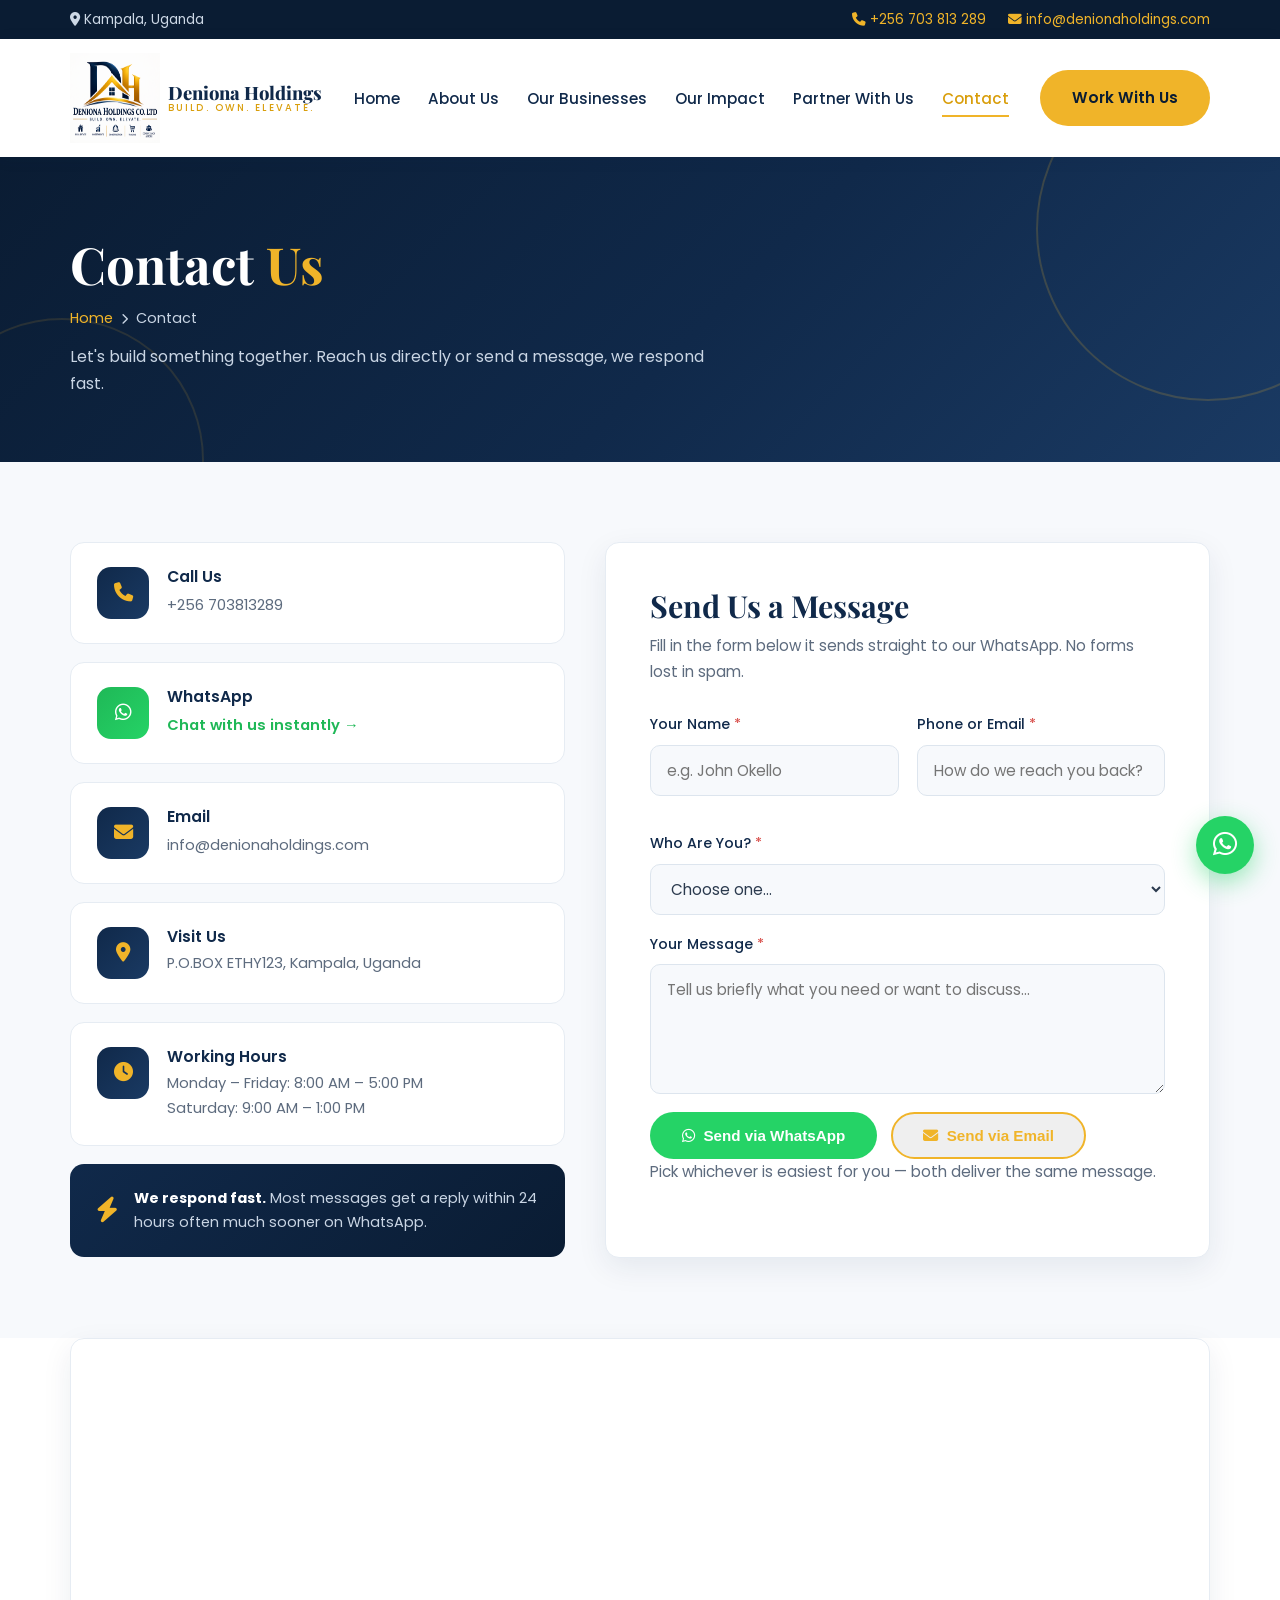
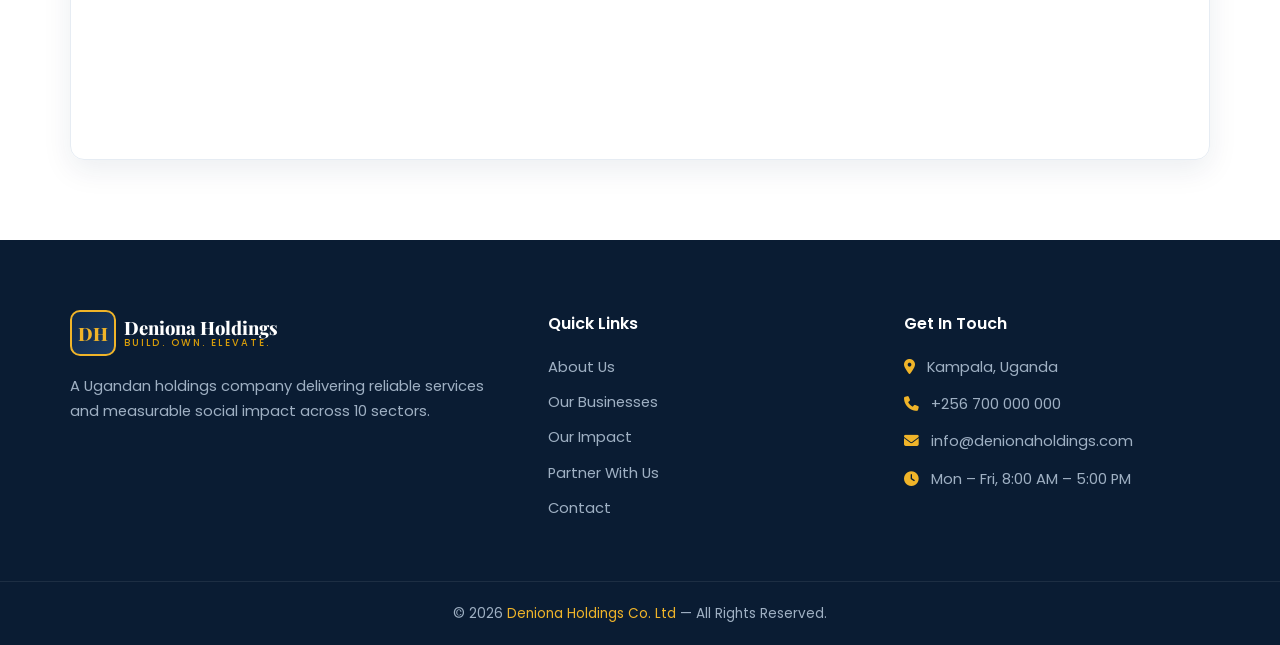
<file: contact.html>
<!DOCTYPE html>
<html lang="en">
<head>
<meta charset="UTF-8">
<meta name="viewport" content="width=device-width, initial-scale=1.0">
<title>Contact Us — Deniona Holdings Co. Ltd</title>
<link rel="stylesheet" href="style.css">
<meta name="description" content="Contact Deniona Holdings Co. Ltd — call, WhatsApp, email, or visit us in Kampala, Uganda. We respond fast.">


<link href="https://fonts.googleapis.com/css2?family=Playfair+Display:wght@600;700;800&family=Poppins:wght@300;400;500;600;700&display=swap" rel="stylesheet">
<link rel="stylesheet" href="https://cdnjs.cloudflare.com/ajax/libs/font-awesome/6.5.0/css/all.min.css">
</head>
<body>

<!-- ===== TOP BAR ===== -->
<div class="topbar">
  <div class="container">
    <span><i class="fa-solid fa-location-dot"></i> Kampala, Uganda</span>
    <span class="hide-sm">
            <a href="tel:+256703813289"><i class="fa-solid fa-phone"></i> +256 703 813 289</a>
      <a href="mailto:info@denionaholdings.com"><i class="fa-solid fa-envelope"></i> info@denionaholdings.com</a>
    </span>
  </div>
</div>

<!-- ===== HEADER ===== -->
<header>
  <div class="container nav">
        <a href="index.html" class="logo">
      <img src="logo 2.png"  alt="site logo" width="90" height="90">
      <div class="logo-name">Deniona Holdings<small>Build. Own. Elevate.</small></div>
    </a>

    <nav>
      <ul id="menu">
        <li><a href="index.html">Home</a></li>
        <li><a href="about.html">About Us</a></li>
        <li><a href="businesses.html">Our Businesses</a></li>
        <li><a href="impact.html">Our Impact</a></li>
        <li><a href="partner.html">Partner With Us</a></li>
        <li><a href="contact.html" class="active">Contact</a></li>
      </ul>
    </nav>

    <a href="contact.html" class="btn btn-gold btn-nav">Work With Us</a>
    <button class="hamburger" id="hamb"><i class="fa-solid fa-bars"></i></button>
  </div>
</header>

<!-- ===== PAGE HERO ===== -->
<section class="page-hero">
  <div class="container">
    <h1>Contact <span>Us</span></h1>
    <div class="breadcrumb">
      <a href="index.html">Home</a><i class="fa-solid fa-chevron-right"></i>Contact
    </div>
    <p>Let's build something together. Reach us directly or send a message, we respond fast.</p>
  </div>
</section>

<!-- ===== CONTACT SPLIT ===== -->
<section class="contact">
  <div class="container c-grid">

    <!-- LEFT: INFO CARDS -->
    <div class="c-info">
      <div class="c-card">
        <div class="icon"><i class="fa-solid fa-phone"></i></div>
        <div>
          <h3>Call Us</h3>
                    <a href="tel:+256 703813289">+256 703813289</a>
        </div>
      </div>

      <div class="c-card">
        <div class="icon" style="background:linear-gradient(135deg,#1fb857,#25d366);color:#fff">
          <i class="fa-brands fa-whatsapp"></i></div>
        <div>
          <h3>WhatsApp</h3>
                    <a class="wa-link" href="https://wa.me/256703813289?text=Hello%20Deniona%20Holdings"
             target="_blank">Chat with us instantly →</a>
        </div>
      </div>

      <div class="c-card">
        <div class="icon"><i class="fa-solid fa-envelope"></i></div>
        <div>
          <h3>Email</h3>
                    <a href="mailto:info@denionaholdings.com">info@denionaholdings.com</a>
        </div>
      </div>

      <div class="c-card">
        <div class="icon"><i class="fa-solid fa-location-dot"></i></div>
        <div>
          <h3>Visit Us</h3>
          <p>P.O.BOX ETHY123, Kampala, Uganda</p>
        </div>
      </div>

      <div class="c-card">
        <div class="icon"><i class="fa-solid fa-clock"></i></div>
        <div>
          <h3>Working Hours</h3>
          <p>Monday – Friday: 8:00 AM – 5:00 PM<br>Saturday: 9:00 AM – 1:00 PM</p>
        </div>
      </div>

      <div class="promise">
        <i class="fa-solid fa-bolt"></i>
        <p><strong>We respond fast.</strong> Most messages get a reply within
           24 hours often much sooner on WhatsApp.</p>
      </div>
    </div>

    <!-- RIGHT: FORM -->
    <form class="c-form" id="contactForm">
      <h2>Send Us a Message</h2>
      <p>Fill in the form below it sends straight to our WhatsApp. No forms lost in spam.</p>

      <div class="f-row">
        <div class="f-group">
          <label>Your Name <span>*</span></label>
          <input type="text" id="fName" placeholder="e.g. John Okello" required>
        </div>
        <div class="f-group">
          <label>Phone or Email <span>*</span></label>
          <input type="text" id="fContact" placeholder="How do we reach you back?" required>
        </div>
      </div>

      <div class="f-group">
        <label>Who Are You? <span>*</span></label>
        <select id="fType" required>
          <option value="" disabled selected>Choose one...</option>
          <option>SME / Business Owner</option>
          <option>Investor</option>
          <option>Supplier / Service Provider</option>
          <option>Community Organization / Agency</option>
          <option>Job Seeker</option>
          <option>Other</option>
        </select>
      </div>

      <div class="f-group">
        <label>Your Message <span>*</span></label>
        <textarea id="fMsg" placeholder="Tell us briefly what you need or want to discuss..." required></textarea>
      </div>

      <div class="f-send">
        <button type="submit" class="btn btn-wa">
          <i class="fa-brands fa-whatsapp"></i>&nbsp; Send via WhatsApp
        </button>
        <button type="button" id="emailBtn" class="btn btn-outline">
          <i class="fa-solid fa-envelope"></i>&nbsp; Send via Email
        </button>
      </div>
      <p class="f-note">Pick whichever is easiest for you — both deliver the same message.</p>

      <div class="sent-msg" id="sentMsg">
        <i class="fa-solid fa-circle-check"></i> Opening WhatsApp just press <strong>send</strong> in the app to deliver your message.
      </div>
    </form>

  </div>
</section>

<!-- ===== MAP ===== -->
<section class="map">
  <div class="container">
    <div class="map-wrap">
      <!--
      REPLACE the src below with YOUR location:
      1. Open Google Maps → search your office location
      2. Click "Share" → "Embed a map" → copy the iframe src URL
      3. Paste it into src=""
      -->
      <iframe
        src="https://www.google.com/maps?q=Kampala,Uganda&output=embed"
        loading="lazy"
        referrerpolicy="no-referrer-when-downgrade">
      </iframe>
    </div>
  </div>
</section>

<!-- ===== FOOTER ===== -->
<footer>
  <div class="container">
    <div class="f-grid">
      <div>
        <a href="index.html" class="logo" style="margin-bottom:18px">
          <div class="logo-badge">DH</div>
          <div class="logo-name">Deniona Holdings<small>Build. Own. Elevate.</small></div>
        </a>
        <p>A Ugandan holdings company delivering reliable services and measurable social impact
           across 10 sectors.</p>
      </div>
      <div>
        <h4>Quick Links</h4>
        <ul class="f-links">
          <li><a href="about.html">About Us</a></li>
          <li><a href="businesses.html">Our Businesses</a></li>
          <li><a href="impact.html">Our Impact</a></li>
          <li><a href="partner.html">Partner With Us</a></li>
          <li><a href="contact.html">Contact</a></li>
        </ul>
      </div>
      <div>
        <h4>Get In Touch</h4>
        <ul class="f-contact">
          <!-- REPLACE with your real details -->
          <li><i class="fa-solid fa-location-dot"></i> Kampala, Uganda</li>
          <li><i class="fa-solid fa-phone"></i> +256 700 000 000</li>
          <li><i class="fa-solid fa-envelope"></i> info@denionaholdings.com</li>
          <li><i class="fa-solid fa-clock"></i> Mon – Fri, 8:00 AM – 5:00 PM</li>
        </ul>
      </div>
    </div>
  </div>
  <div class="f-bottom">
    © 2026 <span>Deniona Holdings Co. Ltd</span> — All Rights Reserved.
  </div>
</footer>

<!-- ===== WHATSAPP FLOAT ===== -->
<a href="https://wa.me/256700000000?text=Hello%20Deniona%20Holdings" target="_blank" class="wa-float">
  <i class="fa-brands fa-whatsapp"></i>
</a>

<script>
// Mobile menu toggle
const hamb=document.getElementById('hamb'),menu=document.getElementById('menu');
hamb.addEventListener('click',()=>{
  menu.classList.toggle('open');
  hamb.innerHTML=menu.classList.contains('open')
    ?'<i class="fa-solid fa-xmark"></i>':'<i class="fa-solid fa-bars"></i>';
});
menu.querySelectorAll('a').forEach(a=>a.addEventListener('click',()=>{
  menu.classList.remove('open');
  hamb.innerHTML='<i class="fa-solid fa-bars"></i>';
}));

// ===== CONTACT FORM → WHATSAPP / EMAIL =====
const WA_NUMBER='256703813289';
const EMAIL='info@denionaholdings.com';

function buildMessage(){
  const name=document.getElementById('fName').value.trim();
  const contact=document.getElementById('fContact').value.trim();
  const type=document.getElementById('fType').value;
  const msg=document.getElementById('fMsg').value.trim();
  return `Hello Deniona Holdings! 👋\n\n`+
         `*Name:* ${name}\n`+
         `*I am a:* ${type}\n`+
         `*Reach me at:* ${contact}\n\n`+
         `*Message:*\n${msg}`;
}

document.getElementById('contactForm').addEventListener('submit',function(e){
  e.preventDefault();
  window.open(`https://wa.me/${WA_NUMBER}?text=${encodeURIComponent(buildMessage())}`,'_blank');
  document.getElementById('sentMsg').style.display='block';
});

document.getElementById('emailBtn').addEventListener('click',function(){
  window.location.href=`mailto:${EMAIL}?subject=${encodeURIComponent('Website Enquiry — Deniona Holdings')}&body=${encodeURIComponent(buildMessage())}`;
});
</script>

</body>
</html>
</file>
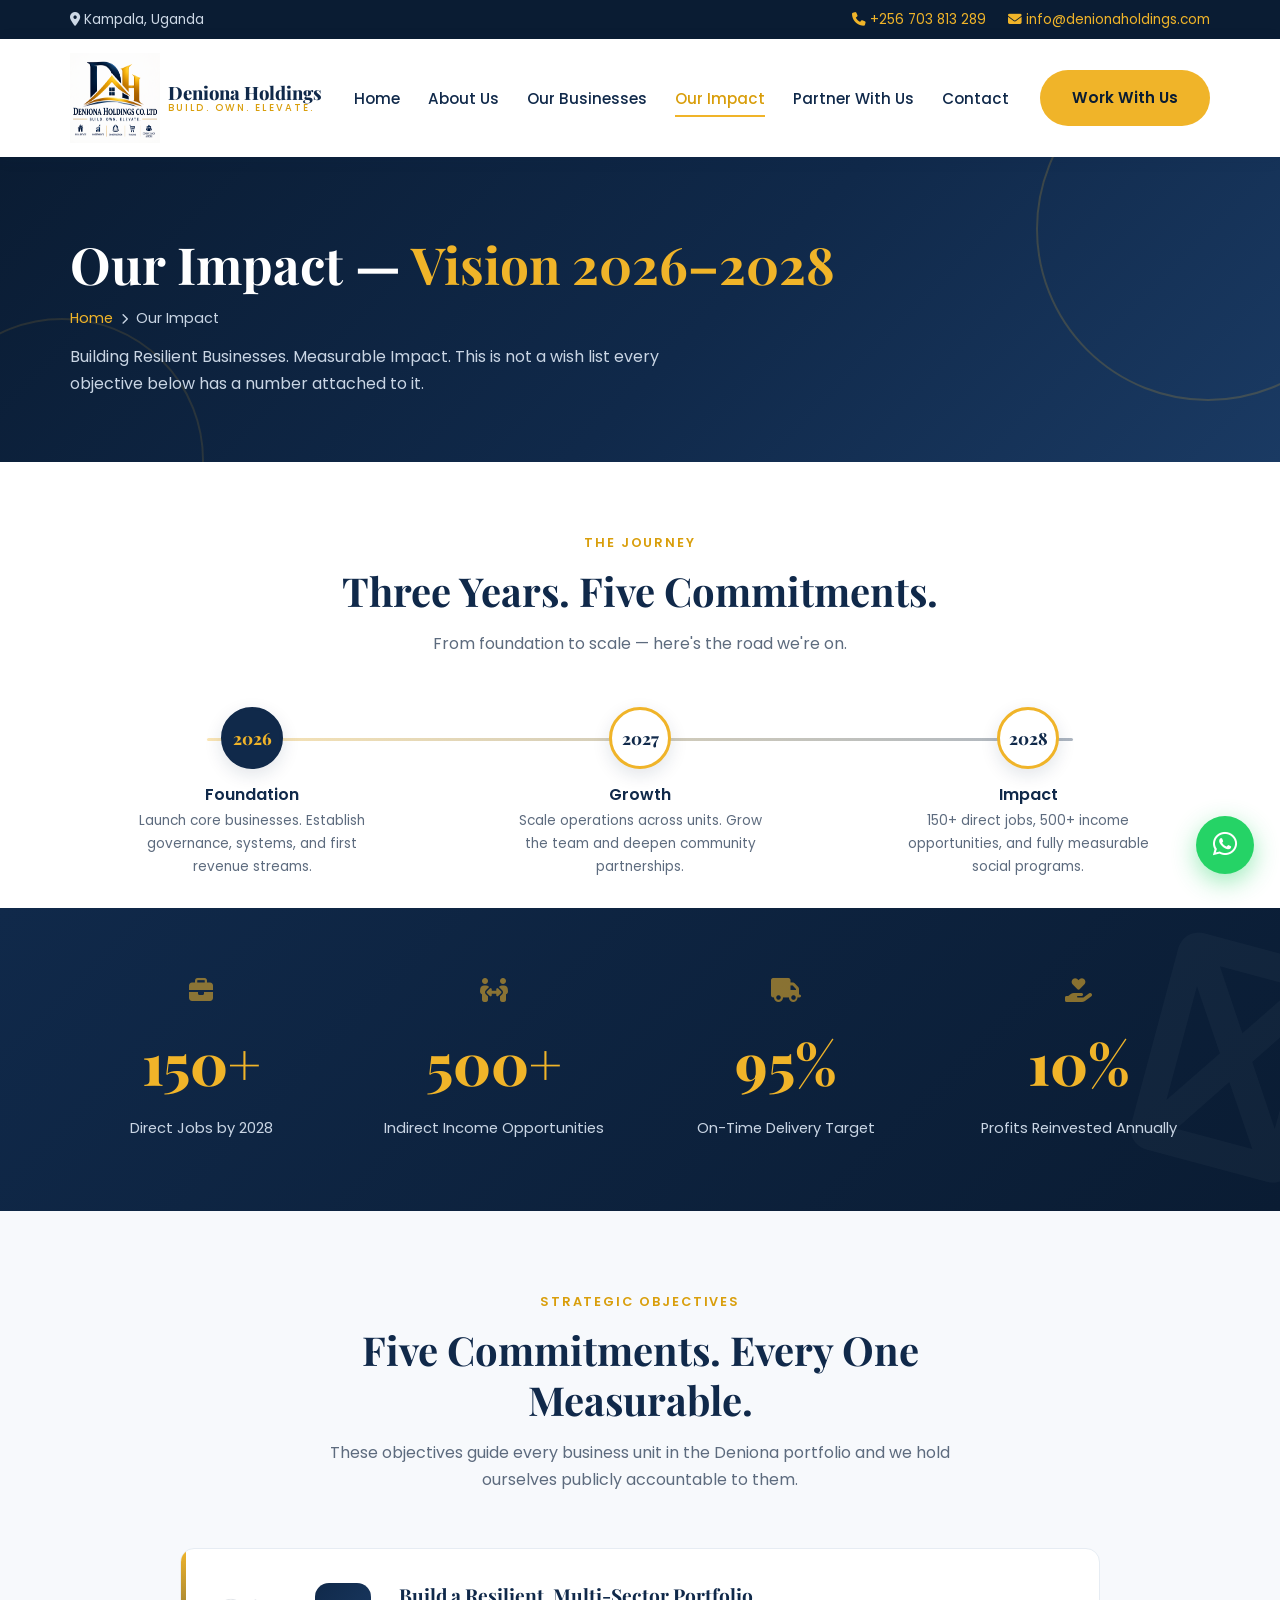
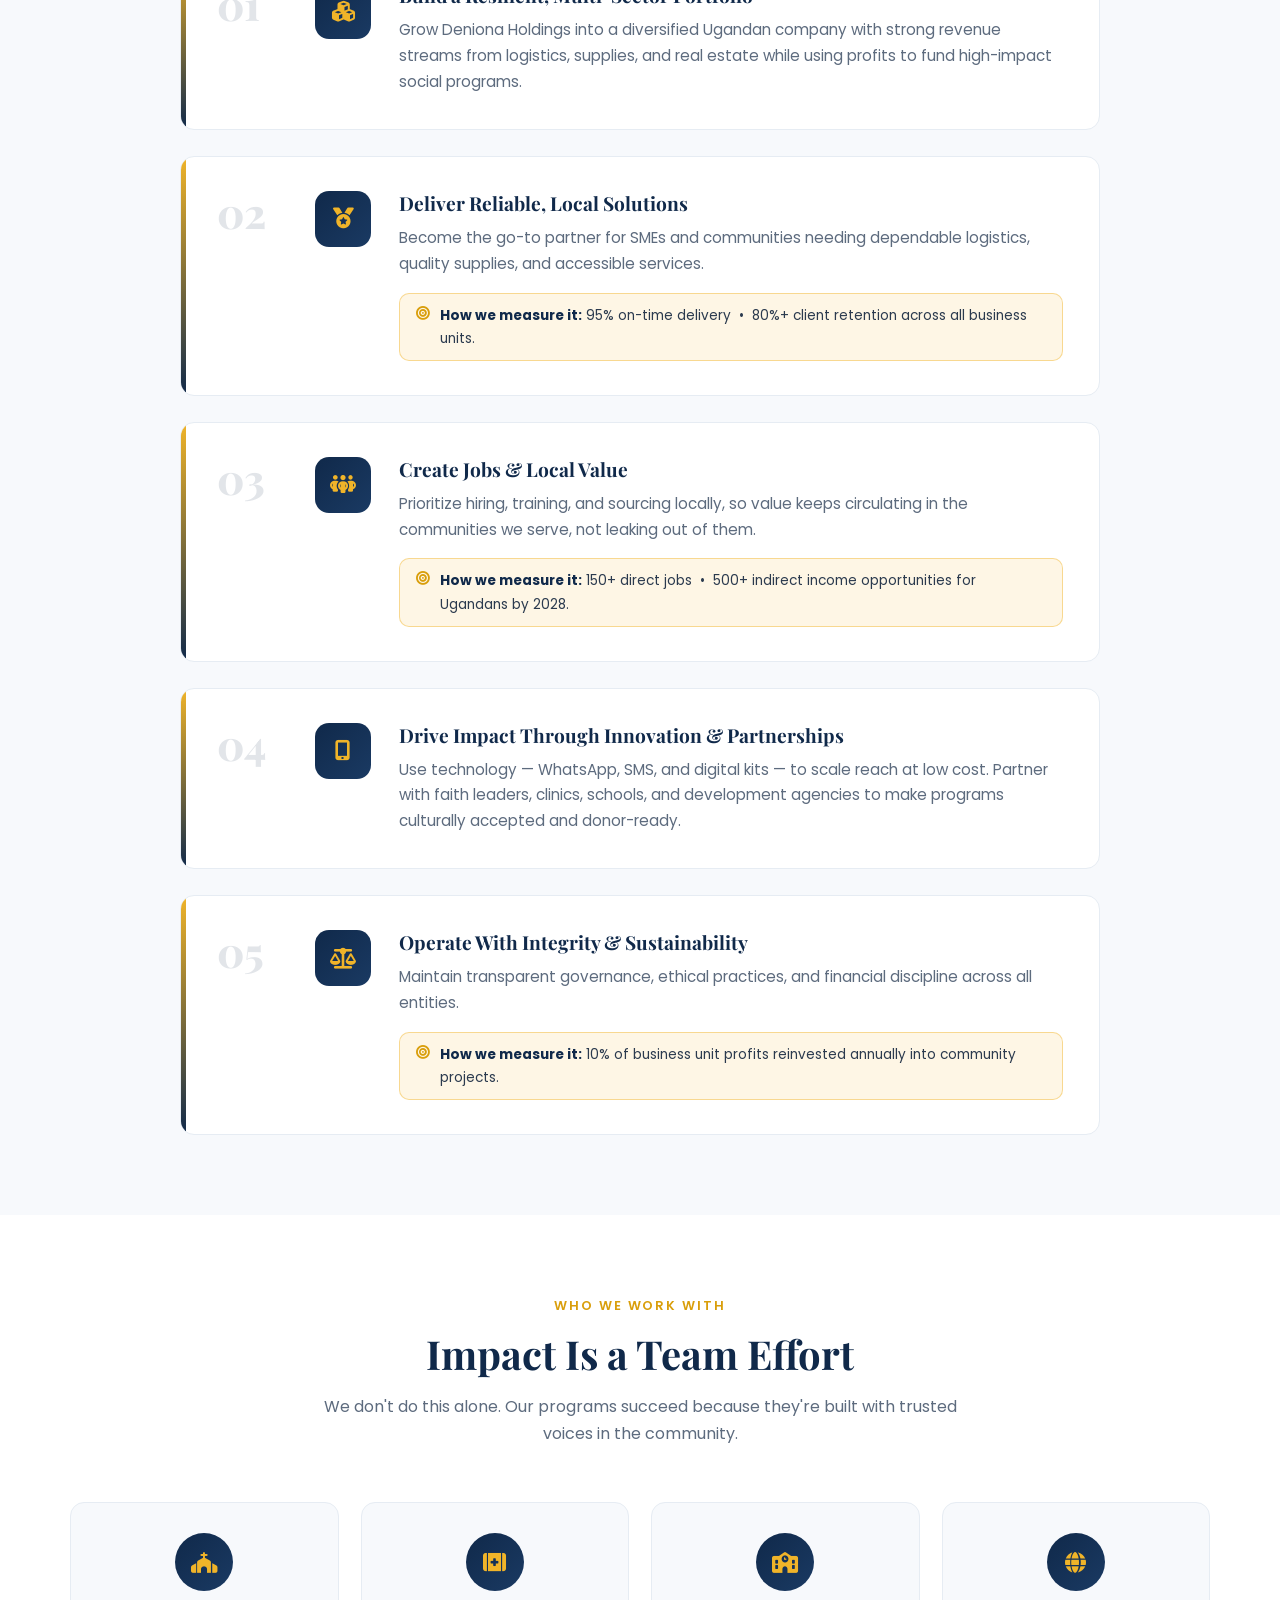
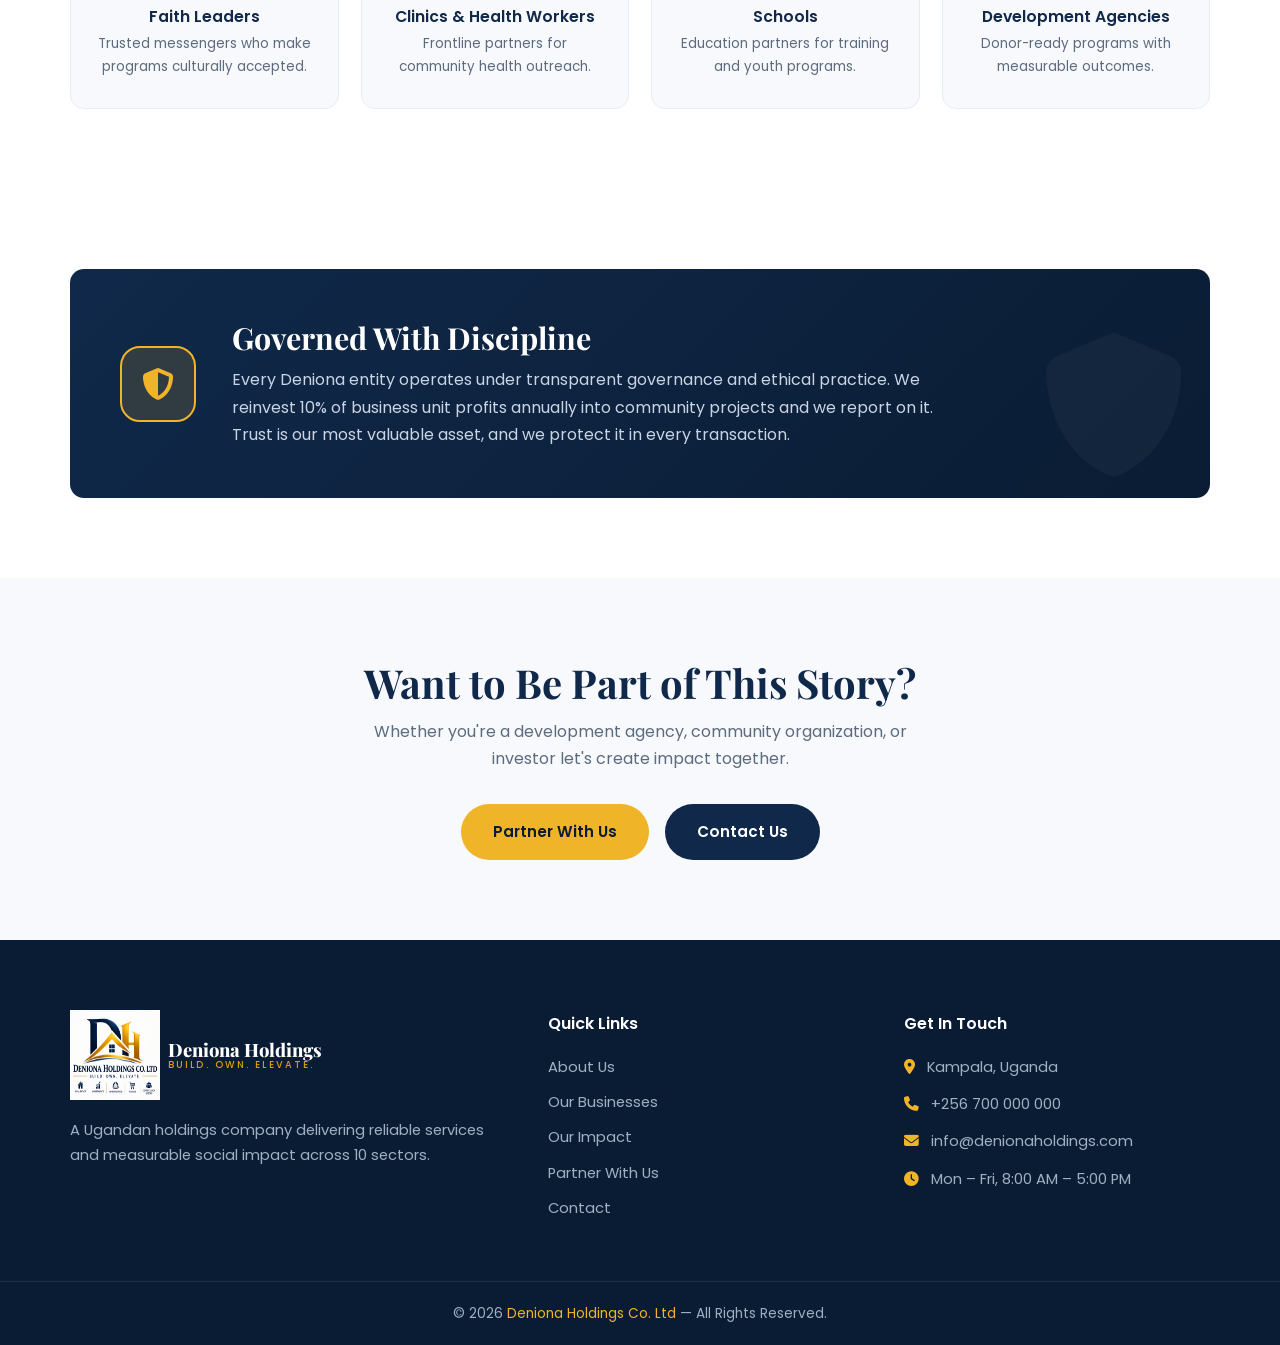
<file: impact.html>
<!DOCTYPE html>
<html lang="en">
<head>
<meta charset="UTF-8">
<meta name="viewport" content="width=device-width, initial-scale=1.0">
<title>Our Impact — Vision 2026–2028 | Deniona Holdings Co. Ltd</title>
<link rel="stylesheet" href="style.css">
<meta name="description" content="Deniona Holdings' Vision 2026–2028: building resilient businesses, creating 150+ jobs, delivering 95% on-time reliability, and reinvesting 10% of profits into Ugandan communities.">


<link href="https://fonts.googleapis.com/css2?family=Playfair+Display:wght@600;700;800&family=Poppins:wght@300;400;500;600;700&display=swap" rel="stylesheet">


<link rel="stylesheet" href="https://cdnjs.cloudflare.com/ajax/libs/font-awesome/6.5.0/css/all.min.css">


</head>
<body>

<!-- ===== TOP BAR ===== -->
<div class="topbar">
  <div class="container">
    <span><i class="fa-solid fa-location-dot"></i> Kampala, Uganda</span>
    <span class="hide-sm">
          <a href="tel:+256703813289"><i class="fa-solid fa-phone"></i> +256 703 813 289</a>
      <a href="mailto:info@denionaholdings.com"><i class="fa-solid fa-envelope"></i> info@denionaholdings.com</a>
    </span>
  </div>
</div>

<!-- ===== HEADER ===== -->
<header>
  <div class="container nav">
    <!-- REPLACE this block with your logo image when ready -->
    <a href="index.html" class="logo">
    <img src="logo 2.png"  alt="site logo" width="90" height="90">
      <div class="logo-name">Deniona Holdings<small>Build. Own. Elevate.</small></div>
    </a>

    <nav>
      <ul id="menu">
        <li><a href="index.html">Home</a></li>
        <li><a href="about.html">About Us</a></li>
        <li><a href="businesses.html">Our Businesses</a></li>
        <li><a href="impact.html" class="active">Our Impact</a></li>
        <li><a href="partner.html">Partner With Us</a></li>
        <li><a href="contact.html">Contact</a></li>
      </ul>
    </nav>

    <a href="contact.html" class="btn btn-gold btn-nav">Work With Us</a>
    <button class="hamburger" id="hamb"><i class="fa-solid fa-bars"></i></button>
  </div>
</header>

<!-- ===== PAGE HERO ===== -->
<section class="page-hero">
  <div class="container">
    <h1>Our Impact — <span>Vision 2026–2028</span></h1>
    <div class="breadcrumb">
      <a href="index.html">Home</a><i class="fa-solid fa-chevron-right"></i>Our Impact
    </div>
    <p>Building Resilient Businesses. Measurable Impact. This is not a wish list 
       every objective below has a number attached to it.</p>
  </div>
</section>

<!-- ===== ROADMAP TIMELINE ===== -->
<section class="roadmap">
  <div class="container">
    <div class="center-head" style="margin-bottom:0">
      <span class="section-tag" style="color:var(--gold-dark);font-weight:600;letter-spacing:.15em;text-transform:uppercase;font-size:.8rem;display:block;margin-bottom:12px">The Journey</span>
      <h2>Three Years. Five Commitments.</h2>
      <p>From foundation to scale — here's the road we're on.</p>
    </div>
    <div class="road-track">
      <div class="road-stop active">
        <div class="road-dot">2026</div>
        <h3>Foundation</h3>
        <p>Launch core businesses. Establish governance, systems, and first revenue streams.</p>
      </div>
      <div class="road-stop">
        <div class="road-dot">2027</div>
        <h3>Growth</h3>
        <p>Scale operations across units. Grow the team and deepen community partnerships.</p>
      </div>
      <div class="road-stop">
        <div class="road-dot">2028</div>
        <h3>Impact</h3>
        <p>150+ direct jobs, 500+ income opportunities, and fully measurable social programs.</p>
      </div>
    </div>
  </div>
</section>

<!-- ===== IMPACT NUMBERS ===== -->
<section class="inumbers">
  <div class="container grid">
    <div class="inum"><i class="fa-solid fa-briefcase"></i>
      <div class="big">150+</div><div class="lbl">Direct Jobs by 2028</div></div>
    <div class="inum"><i class="fa-solid fa-people-arrows"></i>
      <div class="big">500+</div><div class="lbl">Indirect Income Opportunities</div></div>
    <div class="inum"><i class="fa-solid fa-truck"></i>
      <div class="big">95%</div><div class="lbl">On-Time Delivery Target</div></div>
    <div class="inum"><i class="fa-solid fa-hand-holding-heart"></i>
      <div class="big">10%</div><div class="lbl">Profits Reinvested Annually</div></div>
  </div>
</section>

<!-- ===== OBJECTIVES ===== -->
<section class="objectives">
  <div class="container">
    <div class="center-head">
      <span class="section-tag" style="color:var(--gold-dark);font-weight:600;letter-spacing:.15em;text-transform:uppercase;font-size:.8rem;display:block;margin-bottom:12px">Strategic Objectives</span>
      <h2>Five Commitments. Every One Measurable.</h2>
      <p>These objectives guide every business unit in the Deniona portfolio 
         and we hold ourselves publicly accountable to them.</p>
    </div>

    <div class="obj-list">

      <!-- OBJECTIVE 1 -->
      <div class="obj">
        <span class="side"></span>
        <div class="obj-num">01</div>
        <div class="obj-icon"><i class="fa-solid fa-cubes"></i></div>
        <div class="obj-body">
          <h3>Build a Resilient, Multi-Sector Portfolio</h3>
          <p>Grow Deniona Holdings into a diversified Ugandan company with strong revenue
             streams from logistics, supplies, and real estate  while using profits to
             fund high-impact social programs.</p>
        </div>
      </div>

      <!-- OBJECTIVE 2 -->
      <div class="obj">
        <span class="side"></span>
        <div class="obj-num">02</div>
        <div class="obj-icon"><i class="fa-solid fa-medal"></i></div>
        <div class="obj-body">
          <h3>Deliver Reliable, Local Solutions</h3>
          <p>Become the go-to partner for SMEs and communities needing dependable logistics,
             quality supplies, and accessible services.</p>
          <div class="measure"><i class="fa-solid fa-bullseye"></i>
            <span><strong>How we measure it:</strong> 95% on-time delivery &nbsp;•&nbsp; 80%+ client retention across all business units.</span></div>
        </div>
      </div>

      <!-- OBJECTIVE 3 -->
      <div class="obj">
        <span class="side"></span>
        <div class="obj-num">03</div>
        <div class="obj-icon"><i class="fa-solid fa-people-group"></i></div>
        <div class="obj-body">
          <h3>Create Jobs &amp; Local Value</h3>
          <p>Prioritize hiring, training, and sourcing locally, so value keeps circulating
             in the communities we serve, not leaking out of them.</p>
          <div class="measure"><i class="fa-solid fa-bullseye"></i>
            <span><strong>How we measure it:</strong> 150+ direct jobs &nbsp;•&nbsp; 500+ indirect income opportunities for Ugandans by 2028.</span></div>
        </div>
      </div>

      <!-- OBJECTIVE 4 -->
      <div class="obj">
        <span class="side"></span>
        <div class="obj-num">04</div>
        <div class="obj-icon"><i class="fa-solid fa-mobile-screen-button"></i></div>
        <div class="obj-body">
          <h3>Drive Impact Through Innovation &amp; Partnerships</h3>
          <p>Use technology — WhatsApp, SMS, and digital kits — to scale reach at low cost.
             Partner with faith leaders, clinics, schools, and development agencies to make
             programs culturally accepted and donor-ready.</p>
        </div>
      </div>

      <!-- OBJECTIVE 5 -->
      <div class="obj">
        <span class="side"></span>
        <div class="obj-num">05</div>
        <div class="obj-icon"><i class="fa-solid fa-scale-balanced"></i></div>
        <div class="obj-body">
          <h3>Operate With Integrity &amp; Sustainability</h3>
          <p>Maintain transparent governance, ethical practices, and financial discipline
             across all entities.</p>
          <div class="measure"><i class="fa-solid fa-bullseye"></i>
            <span><strong>How we measure it:</strong> 10% of business unit profits reinvested annually into community projects.</span></div>
        </div>
      </div>

    </div>
  </div>
</section>

<!-- ===== PARTNERS STRIP ===== -->
<section class="allies">
  <div class="container">
    <div class="center-head">
      <span class="section-tag" style="color:var(--gold-dark);font-weight:600;letter-spacing:.15em;text-transform:uppercase;font-size:.8rem;display:block;margin-bottom:12px">Who We Work With</span>
      <h2>Impact Is a Team Effort</h2>
      <p>We don't do this alone. Our programs succeed because they're built with
         trusted voices in the community.</p>
    </div>
    <div class="allies-grid">
      <div class="ally">
        <div class="icon"><i class="fa-solid fa-church"></i></div>
        <h3>Faith Leaders</h3>
        <p>Trusted messengers who make programs culturally accepted.</p>
      </div>
      <div class="ally">
        <div class="icon"><i class="fa-solid fa-kit-medical"></i></div>
        <h3>Clinics &amp; Health Workers</h3>
        <p>Frontline partners for community health outreach.</p>
      </div>
      <div class="ally">
        <div class="icon"><i class="fa-solid fa-school"></i></div>
        <h3>Schools</h3>
        <p>Education partners for training and youth programs.</p>
      </div>
      <div class="ally">
        <div class="icon"><i class="fa-solid fa-globe"></i></div>
        <h3>Development Agencies</h3>
        <p>Donor-ready programs with measurable outcomes.</p>
      </div>
    </div>
  </div>
</section>

<!-- ===== INTEGRITY NOTE ===== -->
<section class="integrity">
  <div class="container">
    <div class="integrity-card">
      <div class="icon"><i class="fa-solid fa-shield-halved"></i></div>
      <div>
        <h2>Governed With Discipline</h2>
        <p>Every Deniona entity operates under transparent governance and ethical practice.
           We reinvest 10% of business unit profits annually into community projects 
           and we report on it. Trust is our most valuable asset, and we protect it
           in every transaction.</p>
      </div>
    </div>
  </div>
</section>

<!-- ===== CTA ===== -->
<section class="cta">
  <div class="container">
    <h2>Want to Be Part of This Story?</h2>
    <p>Whether you're a development agency, community organization, or investor 
       let's create impact together.</p>
    <div class="cta-btns">
      <a href="partner.html" class="btn btn-gold">Partner With Us</a>
      <a href="contact.html" class="btn btn-navy">Contact Us</a>
    </div>
  </div>
</section>

<!-- ===== FOOTER ===== -->
<footer>
  <div class="container">
    <div class="f-grid">
      <div>
        <a href="index.html" class="logo" style="margin-bottom:18px">
         <img src="logo 2.png"  alt="site logo" width="90" height="90">
          <div class="logo-name">Deniona Holdings<small>Build. Own. Elevate.</small></div>
        </a>
        <p>A Ugandan holdings company delivering reliable services and measurable social impact
           across 10 sectors.</p>
      </div>
      <div>
        <h4>Quick Links</h4>
        <ul class="f-links">
          <li><a href="about.html">About Us</a></li>
          <li><a href="businesses.html">Our Businesses</a></li>
          <li><a href="impact.html">Our Impact</a></li>
          <li><a href="partner.html">Partner With Us</a></li>
          <li><a href="contact.html">Contact</a></li>
        </ul>
      </div>
      <div>
        <h4>Get In Touch</h4>
        <ul class="f-contact">
                    <li><i class="fa-solid fa-location-dot"></i> Kampala, Uganda</li>
          <li><i class="fa-solid fa-phone"></i> +256 700 000 000</li>
          <li><i class="fa-solid fa-envelope"></i> info@denionaholdings.com</li>
          <li><i class="fa-solid fa-clock"></i> Mon – Fri, 8:00 AM – 5:00 PM</li>
        </ul>
      </div>
    </div>
  </div>
  <div class="f-bottom">
    © 2026 <span>Deniona Holdings Co. Ltd</span> — All Rights Reserved.
  </div>
</footer>

<!-- ===== WHATSAPP FLOAT ===== -->
<a href="https://wa.me/256 703813289?text=Hello%20Deniona%20Holdings" target="_blank" class="wa-float">
  <i class="fa-brands fa-whatsapp"></i>
</a>

<script>
// Mobile menu toggle
const hamb=document.getElementById('hamb'),menu=document.getElementById('menu');
hamb.addEventListener('click',()=>{
  menu.classList.toggle('open');
  hamb.innerHTML=menu.classList.contains('open')
    ?'<i class="fa-solid fa-xmark"></i>':'<i class="fa-solid fa-bars"></i>';
});
menu.querySelectorAll('a').forEach(a=>a.addEventListener('click',()=>{
  menu.classList.remove('open');
  hamb.innerHTML='<i class="fa-solid fa-bars"></i>';
}));
</script>

</body>
</html>
</file>
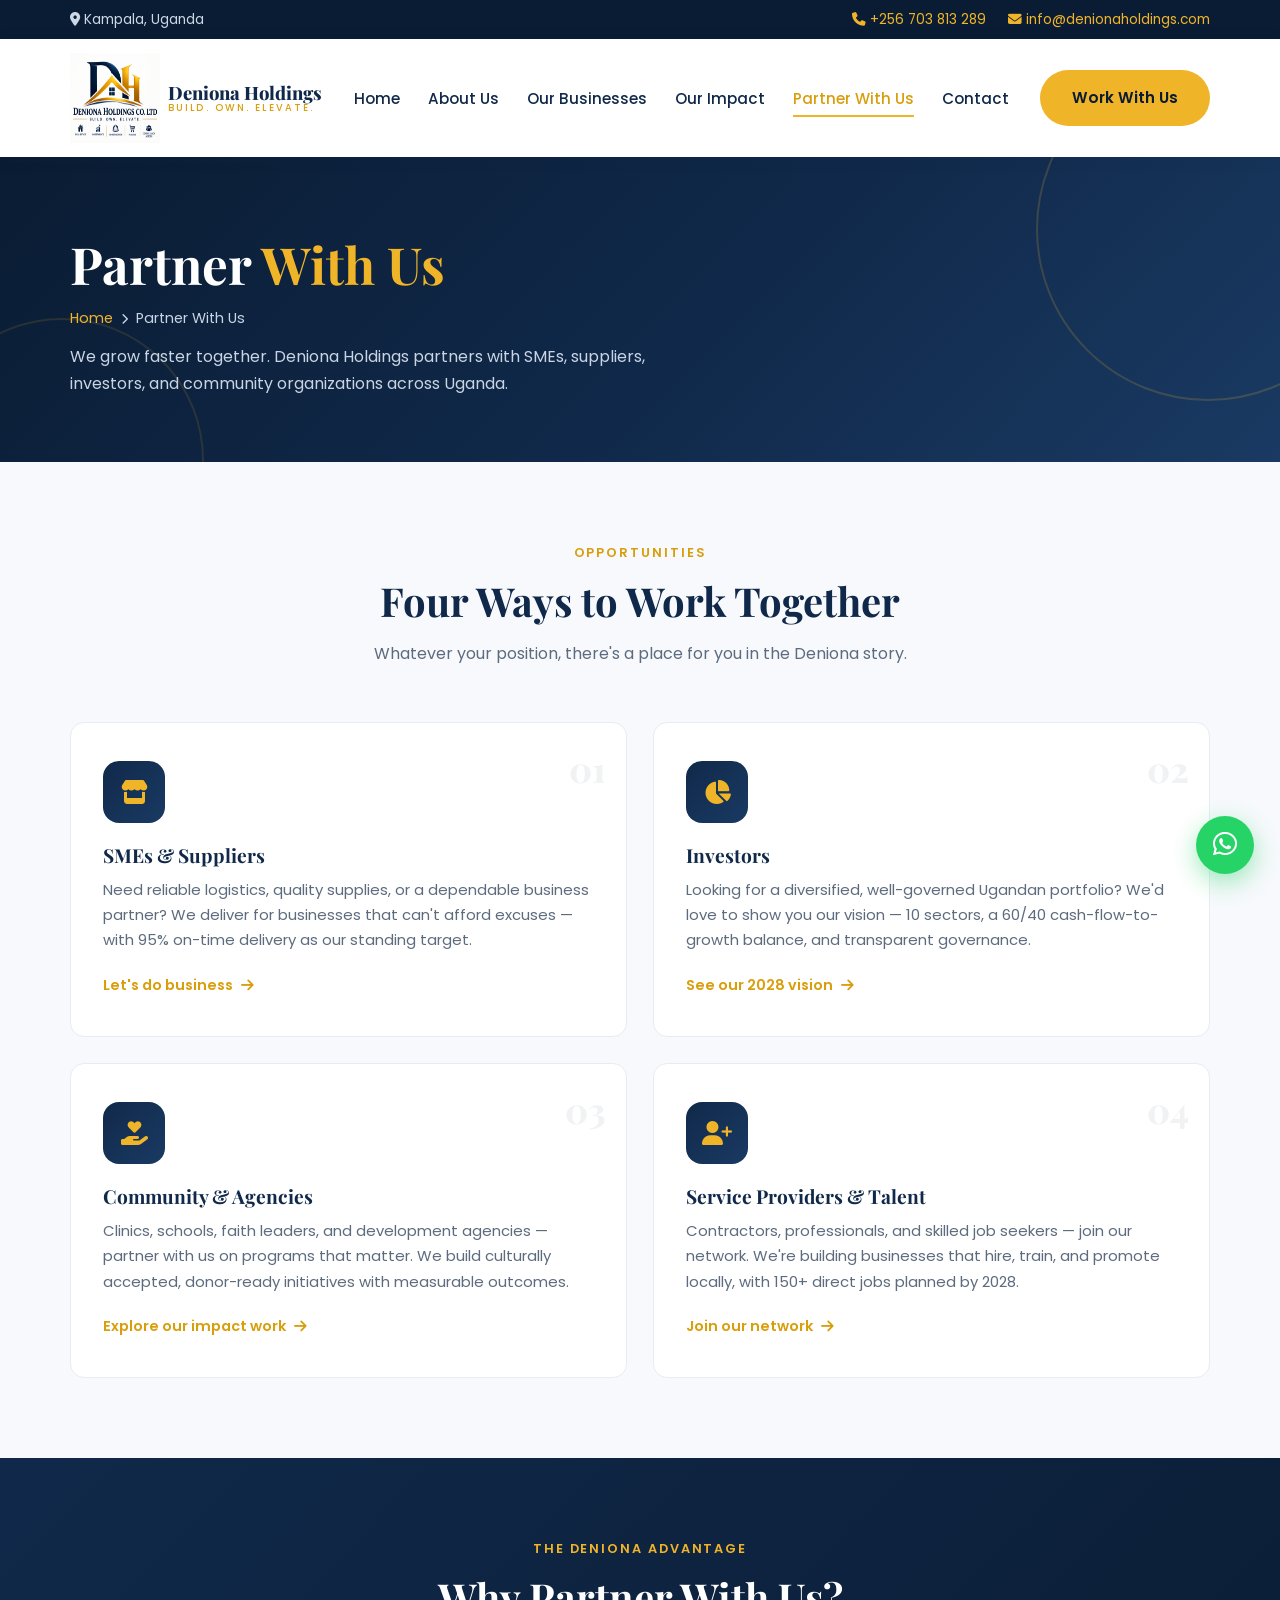
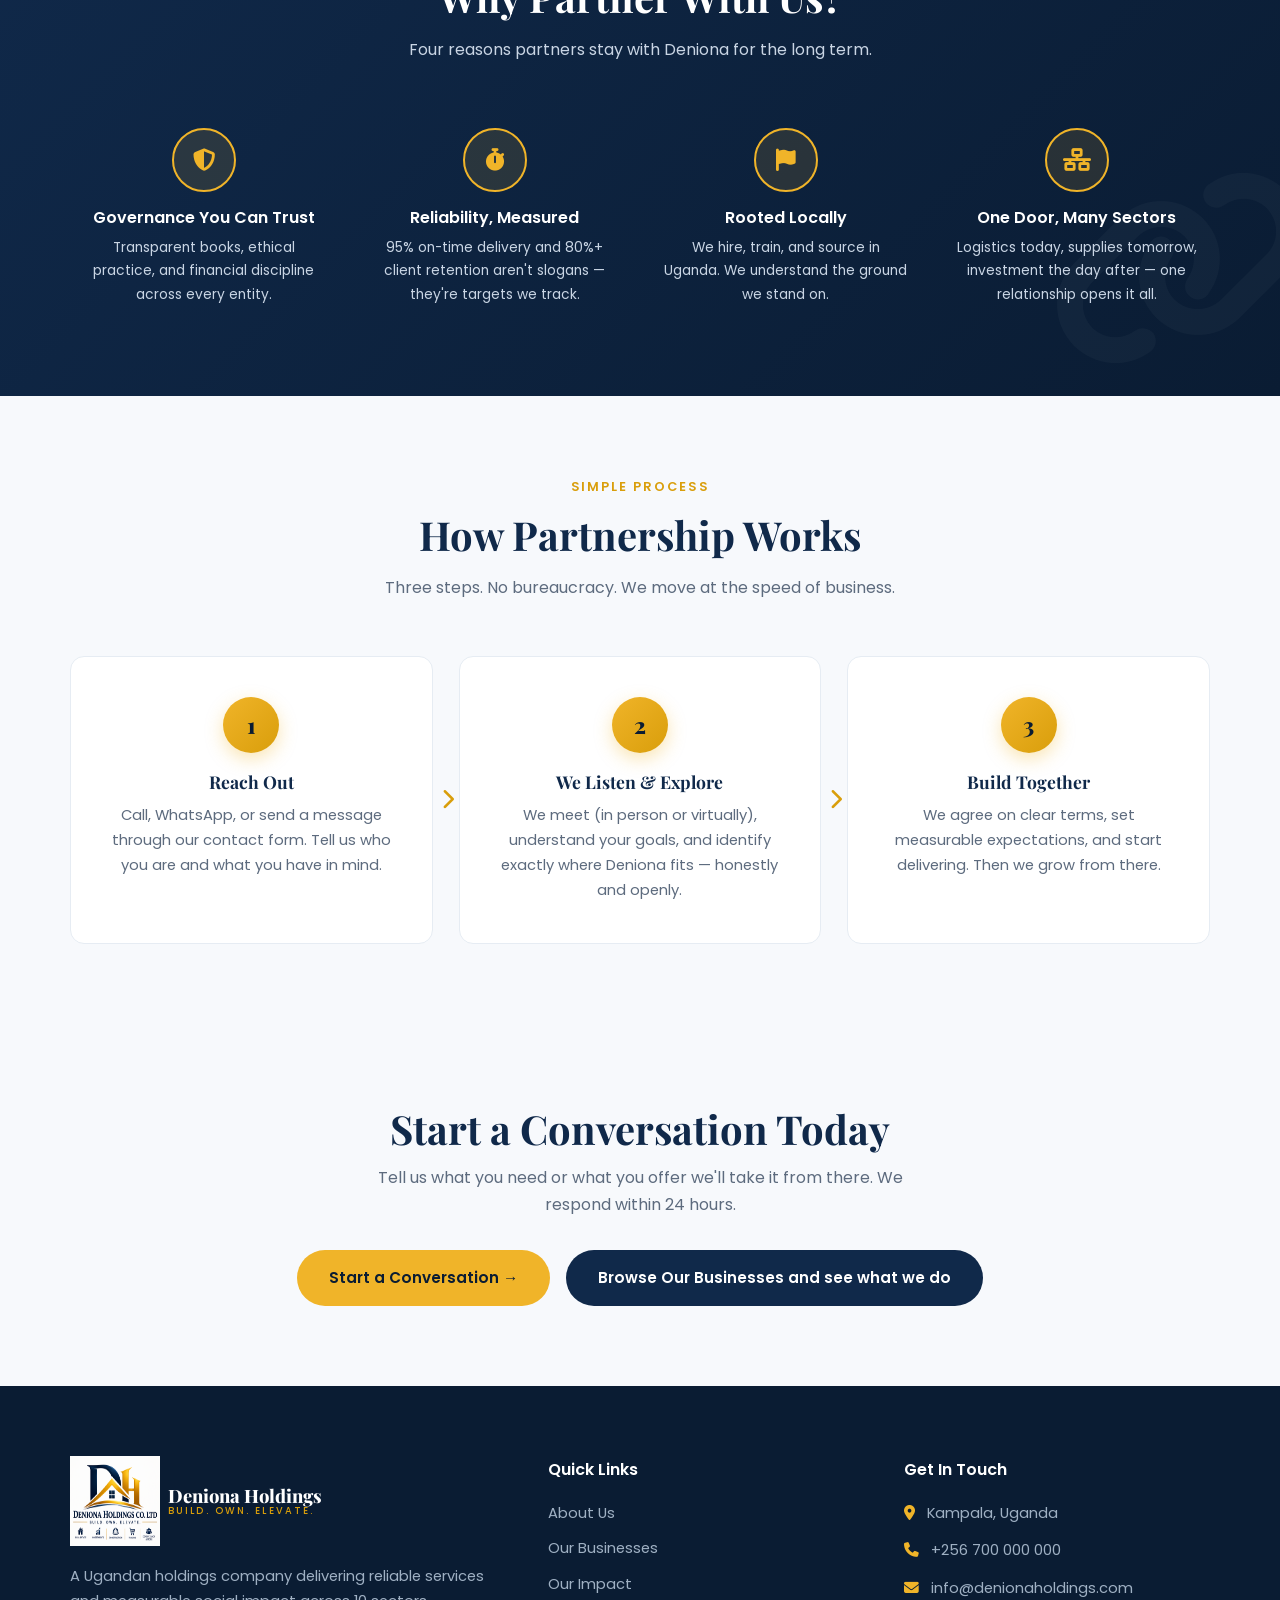
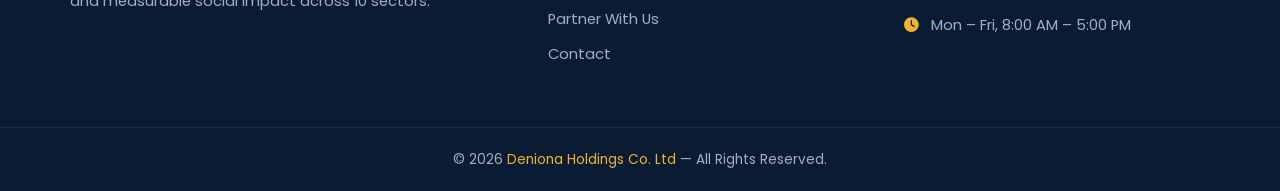
<file: partner.html>
<!DOCTYPE html>
<html lang="en">
<head>
<meta charset="UTF-8">
<meta name="viewport" content="width=device-width, initial-scale=1.0">
<title>Partner With Us — Deniona Holdings Co. Ltd</title>
<link rel="stylesheet" href="style.css">
<meta name="description" content="Partner with Deniona Holdings — opportunities for SMEs, suppliers, investors, community organizations, and talent across Uganda.">
<link href="https://fonts.googleapis.com/css2?family=Playfair+Display:wght@600;700;800&family=Poppins:wght@300;400;500;600;700&display=swap" rel="stylesheet">
<link rel="stylesheet" href="https://cdnjs.cloudflare.com/ajax/libs/font-awesome/6.5.0/css/all.min.css">
</head>
<body>

<!-- ===== TOP BAR ===== -->
<div class="topbar">
  <div class="container">
    <span><i class="fa-solid fa-location-dot"></i> Kampala, Uganda</span>
    <span class="hide-sm">
         <a href="tel:+256703813289"><i class="fa-solid fa-phone"></i> +256 703 813 289</a>
      <a href="mailto:info@denionaholdings.com"><i class="fa-solid fa-envelope"></i> info@denionaholdings.com</a>
    </span>
  </div>
</div>

<!-- ===== HEADER ===== -->
<header>
  <div class="container nav">
    <!-- REPLACE this block with your logo image when ready -->
    <a href="index.html" class="logo">
    <img src="logo 2.png"  alt="site logo" width="90" height="90">
      <div class="logo-name">Deniona Holdings<small>Build. Own. Elevate.</small></div>
    </a>

    <nav>
      <ul id="menu">
        <li><a href="index.html">Home</a></li>
        <li><a href="about.html">About Us</a></li>
        <li><a href="businesses.html">Our Businesses</a></li>
        <li><a href="impact.html">Our Impact</a></li>
        <li><a href="partner.html" class="active">Partner With Us</a></li>
        <li><a href="contact.html">Contact</a></li>
      </ul>
    </nav>

    <a href="contact.html" class="btn btn-gold btn-nav">Work With Us</a>
    <button class="hamburger" id="hamb"><i class="fa-solid fa-bars"></i></button>
  </div>
</header>

<!-- ===== PAGE HERO ===== -->
<section class="page-hero">
  <div class="container">
    <h1>Partner <span>With Us</span></h1>
    <div class="breadcrumb">
      <a href="index.html">Home</a><i class="fa-solid fa-chevron-right"></i>Partner With Us
    </div>
    <p>We grow faster together. Deniona Holdings partners with SMEs, suppliers, investors,
       and community organizations across Uganda.</p>
  </div>
</section>

<!-- ===== PARTNER TYPES ===== -->
<section class="ptypes">
  <div class="container">
    <div class="center-head">
      <span class="section-tag" style="color:var(--gold-dark);font-weight:600;letter-spacing:.15em;text-transform:uppercase;font-size:.8rem;display:block;margin-bottom:12px">Opportunities</span>
      <h2>Four Ways to Work Together</h2>
      <p>Whatever your position, there's a place for you in the Deniona story.</p>
    </div>

    <div class="ptype-grid">

      <!-- 1. SMEs & SUPPLIERS -->
      <div class="ptype">
        <span class="corner">01</span>
        <div class="icon"><i class="fa-solid fa-store"></i></div>
        <h3>SMEs &amp; Suppliers</h3>
        <p>Need reliable logistics, quality supplies, or a dependable business partner?
           We deliver for businesses that can't afford excuses — with 95% on-time
           delivery as our standing target.</p>
        <a href="contact.html" class="find">Let's do business <i class="fa-solid fa-arrow-right"></i></a>
      </div>

      <!-- 2. INVESTORS -->
      <div class="ptype">
        <span class="corner">02</span>
        <div class="icon"><i class="fa-solid fa-chart-pie"></i></div>
        <h3>Investors</h3>
        <p>Looking for a diversified, well-governed Ugandan portfolio? We'd love to show
           you our vision — 10 sectors, a 60/40 cash-flow-to-growth balance, and
           transparent governance.</p>
        <a href="impact.html" class="find">See our 2028 vision <i class="fa-solid fa-arrow-right"></i></a>
      </div>

      <!-- 3. COMMUNITY & AGENCIES -->
      <div class="ptype">
        <span class="corner">03</span>
        <div class="icon"><i class="fa-solid fa-hand-holding-heart"></i></div>
        <h3>Community &amp; Agencies</h3>
        <p>Clinics, schools, faith leaders, and development agencies — partner with us on
           programs that matter. We build culturally accepted, donor-ready initiatives
           with measurable outcomes.</p>
        <a href="impact.html" class="find">Explore our impact work <i class="fa-solid fa-arrow-right"></i></a>
      </div>

      <!-- 4. TALENT & SERVICE PROVIDERS -->
      <div class="ptype">
        <span class="corner">04</span>
        <div class="icon"><i class="fa-solid fa-user-plus"></i></div>
        <h3>Service Providers &amp; Talent</h3>
        <p>Contractors, professionals, and skilled job seekers — join our network.
           We're building businesses that hire, train, and promote locally,
           with 150+ direct jobs planned by 2028.</p>
        <a href="contact.html" class="find">Join our network <i class="fa-solid fa-arrow-right"></i></a>
      </div>

    </div>
  </div>
</section>

<!-- ===== WHY PARTNER ===== -->
<section class="why">
  <div class="container">
    <div class="center-head">
      <span class="section-tag">The Deniona Advantage</span>
      <h2>Why Partner With Us?</h2>
      <p>Four reasons partners stay with Deniona for the long term.</p>
    </div>
    <div class="why-grid">
      <div class="why-item">
        <div class="icon"><i class="fa-solid fa-shield-halved"></i></div>
        <h3>Governance You Can Trust</h3>
        <p>Transparent books, ethical practice, and financial discipline across every entity.</p>
      </div>
      <div class="why-item">
        <div class="icon"><i class="fa-solid fa-stopwatch"></i></div>
        <h3>Reliability, Measured</h3>
        <p>95% on-time delivery and 80%+ client retention aren't slogans — they're targets we track.</p>
      </div>
      <div class="why-item">
        <div class="icon"><i class="fa-solid fa-flag"></i></div>
        <h3>Rooted Locally</h3>
        <p>We hire, train, and source in Uganda. We understand the ground we stand on.</p>
      </div>
      <div class="why-item">
        <div class="icon"><i class="fa-solid fa-network-wired"></i></div>
        <h3>One Door, Many Sectors</h3>
        <p>Logistics today, supplies tomorrow, investment the day after — one relationship opens it all.</p>
      </div>
    </div>
  </div>
</section>

<!-- ===== HOW IT WORKS ===== -->
<section class="how">
  <div class="container">
    <div class="center-head">
      <span class="section-tag" style="color:var(--gold-dark);font-weight:600;letter-spacing:.15em;text-transform:uppercase;font-size:.8rem;display:block;margin-bottom:12px">Simple Process</span>
      <h2>How Partnership Works</h2>
      <p>Three steps. No bureaucracy. We move at the speed of business.</p>
    </div>

    <div class="steps">
      <div class="step">
        <div class="num">1</div>
        <h3>Reach Out</h3>
        <p>Call, WhatsApp, or send a message through our contact form. Tell us who you are
           and what you have in mind.</p>
        <div class="step-arrow"><i class="fa-solid fa-chevron-right"></i></div>
      </div>
      <div class="step">
        <div class="num">2</div>
        <h3>We Listen &amp; Explore</h3>
        <p>We meet (in person or virtually), understand your goals, and identify exactly
           where Deniona fits — honestly and openly.</p>
        <div class="step-arrow"><i class="fa-solid fa-chevron-right"></i></div>
      </div>
      <div class="step">
        <div class="num">3</div>
        <h3>Build Together</h3>
        <p>We agree on clear terms, set measurable expectations, and start delivering.
           Then we grow from there.</p>
      </div>
    </div>
  </div>
</section>

<!-- ===== CTA ===== -->
<section class="cta">
  <div class="container">
    <h2>Start a Conversation Today</h2>
    <p>Tell us what you need or what you offer  we'll take it from there.
       We respond within 24 hours.</p>
    <div class="cta-btns">
      <a href="contact.html" class="btn btn-gold">Start a Conversation →</a>
      <a href="businesses.html" class="btn btn-navy">Browse Our Businesses and see what we do</a>
    </div>
  </div>
</section>

<!-- ===== FOOTER ===== -->
<footer>
  <div class="container">
    <div class="f-grid">
      <div>
        <a href="index.html" class="logo" style="margin-bottom:18px">
          <img src="logo 2.png"  alt="site logo" width="90" height="90">
          <div class="logo-name">Deniona Holdings<small>Build. Own. Elevate.</small></div>
        </a>
        <p>A Ugandan holdings company delivering reliable services and measurable social impact
           across 10 sectors.</p>
      </div>
      <div>
        <h4>Quick Links</h4>
        <ul class="f-links">
          <li><a href="about.html">About Us</a></li>
          <li><a href="businesses.html">Our Businesses</a></li>
          <li><a href="impact.html">Our Impact</a></li>
          <li><a href="partner.html">Partner With Us</a></li>
          <li><a href="contact.html">Contact</a></li>
        </ul>
      </div>
      <div>
        <h4>Get In Touch</h4>
        <ul class="f-contact">
          <!-- REPLACE with your real details -->
          <li><i class="fa-solid fa-location-dot"></i> Kampala, Uganda</li>
          <li><i class="fa-solid fa-phone"></i> +256 700 000 000</li>
          <li><i class="fa-solid fa-envelope"></i> info@denionaholdings.com</li>
          <li><i class="fa-solid fa-clock"></i> Mon – Fri, 8:00 AM – 5:00 PM</li>
        </ul>
      </div>
    </div>
  </div>
  <div class="f-bottom">
    © 2026 <span>Deniona Holdings Co. Ltd</span> — All Rights Reserved.
  </div>
</footer>

<!-- ===== WHATSAPP FLOAT ===== -->
<a href="https://wa.me/256703813289?text=Hello%20Deniona%20Holdings" target="_blank" class="wa-float">
  <i class="fa-brands fa-whatsapp"></i>
</a>

<script>
// Mobile menu toggle
const hamb=document.getElementById('hamb'),menu=document.getElementById('menu');
hamb.addEventListener('click',()=>{
  menu.classList.toggle('open');
  hamb.innerHTML=menu.classList.contains('open')
    ?'<i class="fa-solid fa-xmark"></i>':'<i class="fa-solid fa-bars"></i>';
});
menu.querySelectorAll('a').forEach(a=>a.addEventListener('click',()=>{
  menu.classList.remove('open');
  hamb.innerHTML='<i class="fa-solid fa-bars"></i>';
}));
</script>

</body>
</html>
</file>
<file: style.css>
/* ============================================================
      ------------------------------------------------------------
   NOTE: Fonts & icons must still be linked in each page's <head>
   (see instructions below this file).
   ============================================================ */

/* ============ DESIGN TOKENS (change brand colors HERE only) ============ */
:root{
  --navy:       #10294a;
  --navy-dark:  #0a1c33;
  --navy-soft:  #1a3a63;
  --gold:       #f0b429;
  --gold-dark:  #d99e0b;
  --bg-light:   #f7f9fc;
  --white:      #ffffff;
  --text:       #2b3a4e;
  --muted:      #5d6b7e;
  --radius:     14px;
  --shadow:     0 10px 30px rgba(16,41,74,.08);
}

/* ============ RESET & BASE ============ */
*{margin:0;padding:0;box-sizing:border-box}
html{scroll-behavior:smooth}
body{font-family:'Poppins',sans-serif;color:var(--text);background:var(--white);line-height:1.7}
h1,h2,h3{font-family:'Playfair Display',serif;color:var(--navy);line-height:1.25}
img{max-width:100%}
a{text-decoration:none;color:inherit}
.container{width:min(1140px,92%);margin:0 auto}
section{padding:80px 0}

/* ============ SHARED UTILITIES ============ */
.section-tag{color:var(--gold-dark);font-weight:600;letter-spacing:.15em;text-transform:uppercase;
  font-size:.8rem;margin-bottom:12px;display:block}
.center-head{text-align:center;max-width:680px;margin:0 auto 55px}
.center-head h2{font-size:clamp(1.8rem,4vw,2.5rem);margin-bottom:14px}
.center-head p{color:var(--muted)}
.grid-4{display:grid;grid-template-columns:repeat(4,1fr);gap:22px}

/* ============ BUTTONS ============ */
.btn{display:inline-block;padding:13px 30px;border-radius:50px;font-weight:600;font-size:.95rem;
  transition:.25s;cursor:pointer;border:2px solid transparent}
.btn-gold{background:var(--gold);color:var(--navy-dark)}
.btn-gold:hover{background:var(--gold-dark);transform:translateY(-2px)}
.btn-outline{border-color:var(--gold);color:var(--gold)}
.btn-outline:hover{background:var(--gold);color:var(--navy-dark)}
.btn-navy{background:var(--navy);color:#fff}
.btn-navy:hover{background:var(--navy-soft);transform:translateY(-2px)}
.btn-wa{background:#25d366;color:#fff}
.btn-wa:hover{background:#1fb857;transform:translateY(-2px)}

/* ============ TOP BAR ============ */
.topbar{background:var(--navy-dark);color:#cdd8e6;font-size:.85rem;padding:8px 0}
.topbar .container{display:flex;justify-content:space-between;align-items:center;gap:12px;flex-wrap:wrap}
.topbar a{color:var(--gold);margin-left:18px}
.topbar a:hover{color:#ffd968}
.topbar .hide-sm{display:inline}

/* ============ HEADER / NAV ============ */
header{position:sticky;top:0;z-index:100;background:var(--white);box-shadow:0 2px 15px rgba(16,41,74,.08)}
.nav{display:flex;align-items:center;justify-content:space-between;padding:14px 0}
.logo{display:flex;align-items:center;gap:8px}
.logo-badge{width:46px;height:46px;background:linear-gradient(135deg,var(--navy),var(--navy-soft));color:var(--gold);
  display:flex;align-items:center;justify-content:center;font-family:'Playfair Display',serif;
  font-weight:800;font-size:1.15rem;border-radius:10px;border:2px solid var(--gold)}
.logo-name{font-family:'Playfair Display',serif;font-weight:800;color:var(--navy);font-size:1.15rem;line-height:1.1}
.logo-name small{display:block;font-family:'Poppins',sans-serif;font-weight:500;font-size:.6rem;
  letter-spacing:.22em;color:var(--gold-dark);text-transform:uppercase}
nav ul{display:flex;list-style:none;gap:28px;align-items:center}
nav a{font-weight:500;font-size:.95rem;color:var(--navy);padding:6px 0;border-bottom:2px solid transparent;transition:.25s}
nav a:hover,nav a.active{color:var(--gold-dark);border-bottom-color:var(--gold)}
.hamburger{display:none;background:none;border:none;font-size:1.5rem;color:var(--navy);cursor:pointer}

/* ============ PAGE HERO (inner pages) ============ */
.page-hero{background:linear-gradient(135deg,var(--navy-dark) 0%,var(--navy) 55%,var(--navy-soft) 100%);
  color:#fff;padding:75px 0 65px;position:relative;overflow:hidden}
.page-hero::after{content:"";position:absolute;right:-100px;top:-100px;width:340px;height:340px;
  border:2px solid rgba(240,180,41,.18);border-radius:50%}
.page-hero::before{content:"";position:absolute;left:-80px;bottom:-140px;width:280px;height:280px;
  border:2px solid rgba(240,180,41,.12);border-radius:50%}
.page-hero .container{position:relative;z-index:2}
.page-hero h1{color:#fff;font-size:clamp(2rem,5vw,3.2rem);margin-bottom:10px}
.page-hero h1 span{color:var(--gold)}
.page-hero p{color:#c9d5e4;max-width:640px;margin-top:12px}
.breadcrumb{font-size:.9rem;color:#c9d5e4}
.breadcrumb a{color:var(--gold)}
.breadcrumb a:hover{text-decoration:underline}
.breadcrumb i{font-size:.7rem;margin:0 8px}

/* ============================================================
   HOME PAGE
   ============================================================ */
.hero{background:linear-gradient(135deg,var(--navy-dark) 0%,var(--navy) 55%,var(--navy-soft) 100%);
  color:#fff;padding:110px 0 120px;position:relative;overflow:hidden}
.hero::after{content:"";position:absolute;right:-120px;top:-120px;width:420px;height:420px;
  border:2px solid rgba(240,180,41,.18);border-radius:50%}
.hero::before{content:"";position:absolute;right:40px;bottom:-160px;width:300px;height:300px;
  border:2px solid rgba(240,180,41,.12);border-radius:50%}
.hero .container{position:relative;z-index:2}
.eyebrow{display:inline-block;background:rgba(240,180,41,.15);color:var(--gold);border:1px solid rgba(240,180,41,.4);
  padding:6px 18px;border-radius:50px;font-size:.8rem;font-weight:600;letter-spacing:.12em;text-transform:uppercase;margin-bottom:24px}
.hero h1{color:#fff;font-size:clamp(2.4rem,6vw,4.2rem);margin-bottom:20px}
.hero h1 span{color:var(--gold)}
.hero p{max-width:640px;color:#c9d5e4;font-size:1.08rem;margin-bottom:36px}
.hero-btns{display:flex;gap:16px;flex-wrap:wrap}

.who{background:var(--white)}
.split{display:grid;grid-template-columns:1.1fr .9fr;gap:60px;align-items:center}
.split h2{font-size:clamp(1.8rem,4vw,2.5rem);margin-bottom:20px}
.split p{color:var(--muted);margin-bottom:16px}
.pillars{display:grid;gap:16px}
.pillar{background:var(--bg-light);border-left:4px solid var(--gold);border-radius:var(--radius);
  padding:22px 24px;display:flex;gap:16px;align-items:flex-start;transition:.25s}
.pillar:hover{transform:translateX(6px);box-shadow:var(--shadow)}
.pillar i{color:var(--gold-dark);font-size:1.4rem;margin-top:4px}
.pillar h3{font-size:1.05rem;margin-bottom:4px}
.pillar p{color:var(--muted);font-size:.92rem;margin:0}

.sectors{background:var(--bg-light)}
.grid-10{display:grid;grid-template-columns:repeat(auto-fit,minmax(200px,1fr));gap:20px}
.sector{background:var(--white);border-radius:var(--radius);padding:30px 18px;text-align:center;
  border:1px solid #e6ecf3;cursor:default}

.sector .icon{width:62px;height:62px;margin:0 auto 16px;border-radius:16px;
  background:linear-gradient(135deg,var(--navy),var(--navy-soft));color:var(--gold);
  display:flex;align-items:center;justify-content:center;font-size:1.5rem}
.sector h3{font-size:1rem;font-family:'Poppins',sans-serif;font-weight:600;color:var(--navy)}
.sectors-cta{text-align:center;margin-top:45px}

.stats{background:linear-gradient(135deg,var(--navy) 0%,var(--navy-dark) 100%);padding:50px 0}
.stats .grid-4{gap:30px;text-align:center}
.stat .num{font-family:'Playfair Display',serif;font-size:clamp(2.2rem,4.5vw,3.2rem);font-weight:800;color:var(--gold)}
.stat .lbl{color:#c9d5e4;font-size:.92rem;margin-top:5px}
.stat i{color:rgba(240,180,41,.5);font-size:1.4rem;margin-bottom:9px}

.cta{background:var(--bg-light);text-align:center}
.cta h2{font-size:clamp(1.8rem,4vw,2.5rem);margin-bottom:10px}
.cta p{color:var(--muted);max-width:560px;margin:0 auto 32px}
.cta-btns{display:flex;gap:16px;justify-content:center;flex-wrap:wrap}

/* ============================================================
   ABOUT PAGE
   ============================================================ */
.story{background:var(--white)}
.story-img{position:relative;border-radius:var(--radius);overflow:hidden;min-height:340px;
  background:linear-gradient(135deg,var(--navy),var(--navy-soft));display:flex;align-items:center;justify-content:center}
.story-img .ph{color:rgba(255,255,255,.5);text-align:center;font-size:.9rem;padding:20px}
.story-img .ph i{font-size:3rem;display:block;margin-bottom:12px;color:rgba(240,180,41,.6)}
.story-img .tag{position:absolute;bottom:20px;left:20px;background:var(--gold);color:var(--navy-dark);
  padding:10px 20px;border-radius:10px;font-weight:600;font-size:.9rem}

.vision{background:linear-gradient(135deg,var(--navy) 0%,var(--navy-dark) 100%);color:#fff;
  text-align:center;position:relative;overflow:hidden}
.vision::after{content:"\f521";font-family:"Font Awesome 6 Free";font-weight:900;position:absolute;
  left:50%;top:50%;transform:translate(-50%,-50%);font-size:16rem;color:rgba(255,255,255,.03)}
.vision .container{position:relative;z-index:2}
.vision .section-tag{color:var(--gold)}
.vision h2{color:#fff;font-size:clamp(1.6rem,3.5vw,2.4rem);max-width:820px;margin:0 auto 20px}
.vision h2 span{color:var(--gold)}
.vision p{color:#c9d5e4;max-width:640px;margin:0 auto}

.how{background:var(--bg-light)}
.how-card{background:var(--white);border-radius:var(--radius);padding:34px 26px;text-align:center;
  border:1px solid #e6ecf3;transition:.28s;position:relative}
.how-card:hover{transform:translateY(-8px);box-shadow:var(--shadow);border-color:var(--gold)}
.how-card .num{position:absolute;top:16px;right:20px;font-family:'Playfair Display',serif;
  font-size:2.2rem;font-weight:800;color:rgba(16,41,74,.07)}
.how-card .icon{width:60px;height:60px;margin:0 auto 18px;border-radius:16px;
  background:linear-gradient(135deg,var(--navy),var(--navy-soft));color:var(--gold);
  display:flex;align-items:center;justify-content:center;font-size:1.4rem}
.how-card h3{font-size:1.02rem;font-family:'Poppins',sans-serif;font-weight:600;margin-bottom:10px;color:var(--navy)}
.how-card p{font-size:.88rem;color:var(--muted)}

.values{background:var(--white)}
.grid-2x2{display:grid;grid-template-columns:repeat(2,1fr);gap:22px}
.value{display:flex;gap:20px;background:var(--bg-light);border-radius:var(--radius);
  padding:28px;border-left:4px solid var(--gold);transition:.25s}
.value:hover{transform:translateX(6px);box-shadow:var(--shadow)}
.value .icon{flex-shrink:0;width:56px;height:56px;border-radius:14px;
  background:linear-gradient(135deg,var(--navy),var(--navy-soft));color:var(--gold);
  display:flex;align-items:center;justify-content:center;font-size:1.3rem}
.value h3{font-family:'Poppins',sans-serif;font-weight:600;font-size:1.05rem;color:var(--navy);margin-bottom:6px}
.value p{color:var(--muted);font-size:.92rem}

.founder{background:var(--bg-light)}
.founder-card{display:grid;grid-template-columns:280px 1fr;gap:50px;align-items:center;
  background:var(--white);border-radius:var(--radius);padding:50px;box-shadow:var(--shadow)}
.founder-photo{width:280px;height:280px;border-radius:50%;overflow:hidden;border:5px solid var(--gold);
  background:linear-gradient(135deg,var(--navy),var(--navy-soft));display:flex;align-items:center;justify-content:center}
.founder-photo .ph{color:rgba(255,255,255,.5);text-align:center;font-size:.85rem}
.founder-photo .ph i{font-size:4rem;display:block;margin-bottom:10px;color:rgba(240,180,41,.6)}
.founder-text .quote-mark{font-family:'Playfair Display',serif;font-size:4rem;color:var(--gold);line-height:1}
.founder-text blockquote{font-size:1.1rem;color:var(--text);font-style:italic;margin:10px 0 24px}
.founder-name{font-family:'Playfair Display',serif;font-weight:700;color:var(--navy);font-size:1.2rem}
.founder-role{color:var(--gold-dark);font-size:.9rem;font-weight:500}

/* ============================================================
   BUSINESSES PAGE
   ============================================================ */
.mix{background:var(--bg-light);padding:60px 0}
.mix-inner{display:grid;grid-template-columns:1fr 1fr;gap:50px;align-items:center}
.mix h2{font-size:clamp(1.6rem,3.5vw,2.2rem);margin-bottom:14px}
.mix p{color:var(--muted)}
.mix-bar{background:var(--white);border-radius:var(--radius);padding:34px;box-shadow:var(--shadow)}
.bar{display:flex;height:56px;border-radius:12px;overflow:hidden;margin-bottom:22px}
.bar .cash{background:var(--gold);display:flex;align-items:center;justify-content:center;
  color:var(--navy-dark);font-weight:700;font-size:.95rem}
.bar .growth{background:var(--navy);display:flex;align-items:center;justify-content:center;
  color:#fff;font-weight:700;font-size:.95rem}
.bar-legend{display:flex;flex-direction:column;gap:12px}
.bar-legend .item{display:flex;gap:12px;align-items:flex-start;font-size:.92rem}
.bar-legend .dot{width:14px;height:14px;border-radius:4px;flex-shrink:0;margin-top:5px}
.bar-legend .dot.g{background:var(--gold)}
.bar-legend .dot.n{background:var(--navy)}
.bar-legend strong{color:var(--navy)}

.sectors-list{background:var(--white)}
.biz-grid{display:grid;grid-template-columns:repeat(2,1fr);gap:26px}
.biz-card{background:var(--white);border:1px solid #e6ecf3;border-radius:var(--radius);
  overflow:hidden;transition:.28s;position:relative;display:flex;flex-direction:column}
.biz-card:hover{transform:translateY(-6px);box-shadow:var(--shadow);border-color:var(--gold)}
.biz-card .corner{position:absolute;top:14px;right:18px;font-family:'Playfair Display',serif;
  font-size:2rem;font-weight:800;color:rgba(16,41,74,.06)}
.biz-head{display:flex;gap:16px;align-items:center;padding:26px 26px 18px}
.biz-icon{width:58px;height:58px;flex-shrink:0;border-radius:16px;
  background:linear-gradient(135deg,var(--navy),var(--navy-soft));color:var(--gold);
  display:flex;align-items:center;justify-content:center;font-size:1.4rem}
.biz-head h3{font-size:1.15rem}
.biz-tagline{font-size:.85rem;color:var(--gold-dark);font-weight:500;font-style:italic;margin-top:2px}
.biz-body{padding:0 26px 20px;display:grid;gap:14px;flex:1}
.biz-step{display:flex;gap:14px;align-items:flex-start}
.biz-step i{color:var(--gold-dark);margin-top:5px;width:18px;text-align:center}
.biz-step .lbl{font-weight:600;font-size:.8rem;text-transform:uppercase;letter-spacing:.08em;
  color:var(--navy);display:block}
.biz-step p{font-size:.9rem;color:var(--muted)}
.biz-why{background:var(--bg-light);border-top:1px dashed #d8e0ea;padding:12px 22px;
  display:flex;gap:12px;align-items:flex-start;font-size:.87rem;color:var(--text)}
.biz-why i{color:var(--gold-dark);margin-top:4px}
.biz-why strong{color:var(--navy)}

/* ============================================================
   IMPACT PAGE
   ============================================================ */
.roadmap{background:var(--white);padding:70px 0 30px}
.road-track{display:grid;grid-template-columns:repeat(3,1fr);gap:24px;position:relative;margin-top:50px}
.road-track::before{content:"";position:absolute;top:31px;left:12%;right:12%;height:3px;
  background:linear-gradient(90deg,var(--gold),var(--navy));border-radius:3px;opacity:.35}
.road-stop{text-align:center;position:relative;z-index:2}
.road-dot{width:62px;height:62px;margin:0 auto 16px;border-radius:50%;background:var(--white);
  border:3px solid var(--gold);display:flex;align-items:center;justify-content:center;
  font-family:'Playfair Display',serif;font-weight:800;color:var(--navy);font-size:1.05rem;
  box-shadow:0 6px 18px rgba(16,41,74,.12)}
.road-stop.active .road-dot{background:var(--navy);color:var(--gold);border-color:var(--navy)}
.road-stop h3{font-family:'Poppins',sans-serif;font-size:1rem;font-weight:600;margin-bottom:4px}
.road-stop p{font-size:.85rem;color:var(--muted);max-width:250px;margin:0 auto}

.inumbers{background:linear-gradient(135deg,var(--navy) 0%,var(--navy-dark) 100%);padding:70px 0;position:relative;overflow:hidden}
.inumbers::after{content:"\f4c3";font-family:"Font Awesome 6 Free";font-weight:900;position:absolute;
  right:-40px;top:-40px;font-size:14rem;color:rgba(255,255,255,.03);transform:rotate(15deg)}
.inumbers .grid{display:grid;grid-template-columns:repeat(4,1fr);gap:30px;text-align:center;position:relative;z-index:2}
.inum .big{font-family:'Playfair Display',serif;font-size:clamp(2.4rem,5vw,3.6rem);font-weight:800;color:var(--gold)}
.inum .lbl{color:#c9d5e4;font-size:.92rem;margin-top:4px}
.inum i{color:rgba(240,180,41,.55);font-size:1.5rem;margin-bottom:12px}

.objectives{background:var(--bg-light)}
.obj-list{display:grid;gap:26px;max-width:920px;margin:0 auto}
.obj{background:var(--white);border-radius:var(--radius);padding:34px 36px;display:flex;gap:28px;
  border:1px solid #e6ecf3;transition:.28s;position:relative;overflow:hidden}
.obj:hover{transform:translateY(-5px);box-shadow:var(--shadow);border-color:var(--gold)}
.obj .side{position:absolute;left:0;top:0;bottom:0;width:5px;background:linear-gradient(180deg,var(--gold),var(--navy))}
.obj-num{font-family:'Playfair Display',serif;font-size:2.6rem;font-weight:800;line-height:1;
  color:rgba(16,41,74,.12);flex-shrink:0;width:70px}
.obj-icon{flex-shrink:0;width:56px;height:56px;border-radius:14px;
  background:linear-gradient(135deg,var(--navy),var(--navy-soft));color:var(--gold);
  display:flex;align-items:center;justify-content:center;font-size:1.3rem}
.obj-body h3{font-size:1.2rem;margin-bottom:10px}
.obj-body p{color:var(--muted);font-size:.95rem;margin-bottom:0}
.measure{margin-top:16px;display:inline-flex;gap:10px;align-items:flex-start;
  background:rgba(240,180,41,.12);border:1px solid rgba(240,180,41,.45);border-radius:10px;
  padding:10px 16px;font-size:.85rem;color:var(--text)}
.measure i{color:var(--gold-dark);margin-top:3px}
.measure strong{color:var(--navy)}

.allies{background:var(--white)}
.allies-grid{display:grid;grid-template-columns:repeat(4,1fr);gap:22px}
.ally{background:var(--bg-light);border-radius:var(--radius);padding:30px 22px;text-align:center;
  border:1px solid #e6ecf3;transition:.28s}
.ally:hover{transform:translateY(-6px);box-shadow:var(--shadow);border-color:var(--gold)}
.ally .icon{width:58px;height:58px;margin:0 auto 16px;border-radius:50%;
  background:linear-gradient(135deg,var(--navy),var(--navy-soft));color:var(--gold);
  display:flex;align-items:center;justify-content:center;font-size:1.3rem}
.ally h3{font-family:'Poppins',sans-serif;font-size:.98rem;font-weight:600;color:var(--navy)}
.ally p{font-size:.84rem;color:var(--muted);margin-top:6px}

.integrity{background:var(--white)}
.integrity-card{background:linear-gradient(135deg,var(--navy) 0%,var(--navy-dark) 100%);
  border-radius:var(--radius);padding:50px;display:grid;grid-template-columns:auto 1fr;gap:36px;
  align-items:center;color:#fff;position:relative;overflow:hidden}
.integrity-card::after{content:"\f132";font-family:"Font Awesome 6 Free";font-weight:900;
  position:absolute;right:24px;bottom:-30px;font-size:9rem;color:rgba(255,255,255,.04)}
.integrity-card .icon{width:76px;height:76px;border-radius:20px;background:rgba(240,180,41,.15);
  border:2px solid var(--gold);color:var(--gold);display:flex;align-items:center;justify-content:center;
  font-size:2rem;position:relative;z-index:2}
.integrity-card h2{color:#fff;font-size:clamp(1.4rem,3vw,1.9rem);margin-bottom:9px;position:relative;z-index:2}
.integrity-card p{color:#c9d5e4;max-width:720px;margin:0;position:relative;z-index:2}

/* ============================================================
   PARTNER PAGE
   ============================================================ */
.ptypes{background:var(--bg-light)}
.ptype-grid{display:grid;grid-template-columns:repeat(2,1fr);gap:26px}
.ptype{background:var(--white);border-radius:var(--radius);padding:38px 32px;border:1px solid #e6ecf3;
  transition:.28s;position:relative;overflow:hidden}
.ptype:hover{transform:translateY(-6px);box-shadow:var(--shadow);border-color:var(--gold)}
.ptype .icon{width:62px;height:62px;border-radius:16px;margin-bottom:20px;
  background:linear-gradient(135deg,var(--navy),var(--navy-soft));color:var(--gold);
  display:flex;align-items:center;justify-content:center;font-size:1.5rem}
.ptype h3{font-size:1.2rem;margin-bottom:10px}
.ptype p{color:var(--muted);font-size:.93rem;margin-bottom:18px}
.ptype .find{color:var(--gold-dark);font-weight:600;font-size:.9rem;display:inline-flex;
  align-items:center;gap:8px;transition:.2s}
.ptype .find:hover{gap:12px}
.ptype .corner{position:absolute;top:16px;right:20px;font-family:'Playfair Display',serif;
  font-size:2.2rem;font-weight:800;color:rgba(16,41,74,.06)}

.why{background:linear-gradient(135deg,var(--navy) 0%,var(--navy-dark) 100%);position:relative;overflow:hidden}
.why::after{content:"\f0c1";font-family:"Font Awesome 6 Free";font-weight:900;position:absolute;
  right:-30px;bottom:-50px;font-size:13rem;color:rgba(255,255,255,.03)}
.why .center-head h2{color:#fff}
.why .center-head p{color:#c9d5e4}
.why .section-tag{color:var(--gold)}
.why-grid{display:grid;grid-template-columns:repeat(4,1fr);gap:24px;position:relative;z-index:2}
.why-item{text-align:center;padding:10px}
.why-item .icon{width:64px;height:64px;margin:0 auto 16px;border-radius:50%;
  background:rgba(240,180,41,.12);border:2px solid var(--gold);color:var(--gold);
  display:flex;align-items:center;justify-content:center;font-size:1.4rem}
.why-item h3{color:#fff;font-family:'Poppins',sans-serif;font-size:1rem;font-weight:600;margin-bottom:8px}
.why-item p{color:#c9d5e4;font-size:.86rem}

.steps{display:grid;grid-template-columns:repeat(3,1fr);gap:26px;position:relative;margin-top:20px}
.step{background:var(--white);border:1px solid #e6ecf3;border-radius:var(--radius);padding:40px 30px;
  text-align:center;transition:.28s;position:relative}
.step:hover{transform:translateY(-6px);box-shadow:var(--shadow);border-color:var(--gold)}
.step .num{width:56px;height:56px;margin:0 auto 18px;border-radius:50%;
  background:linear-gradient(135deg,var(--gold),var(--gold-dark));color:var(--navy-dark);
  display:flex;align-items:center;justify-content:center;
  font-family:'Playfair Display',serif;font-weight:800;font-size:1.4rem;
  box-shadow:0 6px 18px rgba(240,180,41,.35)}
.step h3{font-size:1.1rem;margin-bottom:10px}
.step p{color:var(--muted);font-size:.92rem}
.step-arrow{position:absolute;top:50%;right:-22px;transform:translateY(-50%);
  color:var(--gold-dark);font-size:1.3rem;z-index:3}

/* ============================================================
   CONTACT PAGE
   ============================================================ */
.contact{background:var(--bg-light)}
.c-grid{display:grid;grid-template-columns:.9fr 1.1fr;gap:40px;align-items:start}
.c-info{display:grid;gap:18px}
.c-card{background:var(--white);border-radius:var(--radius);padding:24px 26px;display:flex;gap:18px;
  align-items:flex-start;border:1px solid #e6ecf3;transition:.25s}
.c-card:hover{transform:translateY(-4px);box-shadow:var(--shadow);border-color:var(--gold)}
.c-card .icon{flex-shrink:0;width:52px;height:52px;border-radius:14px;
  background:linear-gradient(135deg,var(--navy),var(--navy-soft));color:var(--gold);
  display:flex;align-items:center;justify-content:center;font-size:1.2rem}
.c-card h3{font-family:'Poppins',sans-serif;font-size:.98rem;font-weight:600;color:var(--navy);margin-bottom:4px}
.c-card p,.c-card a{color:var(--muted);font-size:.92rem}
.c-card a:hover{color:var(--gold-dark)}
.c-card .wa-link{color:#1fb857;font-weight:600}
.promise{background:linear-gradient(135deg,var(--navy) 0%,var(--navy-dark) 100%);border-radius:var(--radius);
  padding:22px 26px;display:flex;gap:16px;align-items:center}
.promise i{color:var(--gold);font-size:1.6rem}
.promise p{color:#c9d5e4;font-size:.9rem;margin:0}
.promise strong{color:#fff}

.c-form{background:var(--white);border-radius:var(--radius);padding:44px;border:1px solid #e6ecf3;box-shadow:var(--shadow)}
.c-form h2{font-size:clamp(1.4rem,3vw,1.9rem);margin-bottom:8px}
.c-form>p{color:var(--muted);font-size:.95rem;margin-bottom:28px}
.f-row{display:grid;grid-template-columns:1fr 1fr;gap:18px;margin-bottom:18px}
.f-group{display:flex;flex-direction:column;margin-bottom:18px}
.f-group label{font-weight:500;font-size:.88rem;color:var(--navy);margin-bottom:8px}
.f-group label span{color:#d9534f}
.f-group input,.f-group select,.f-group textarea{
  font-family:'Poppins',sans-serif;font-size:.95rem;color:var(--text);
  background:var(--bg-light);border:1.5px solid #dde5ee;border-radius:10px;
  padding:13px 16px;outline:none;transition:.2s;width:100%}
.f-group input:focus,.f-group select:focus,.f-group textarea:focus{
  border-color:var(--gold);background:#fff;box-shadow:0 0 0 3px rgba(240,180,41,.15)}
.f-group textarea{resize:vertical;min-height:130px}
.f-send{margin-top:8px;display:flex;gap:14px;flex-wrap:wrap;align-items:center}
.f-note{font-size:.82rem;color:var(--muted)}
.sent-msg{display:none;background:rgba(37,211,102,.12);border:1.5px solid #25d366;border-radius:10px;
  padding:14px 18px;color:#147a43;font-size:.9rem;margin-top:16px}

.map{background:var(--white);padding:0 0 80px}
.map-wrap{border-radius:var(--radius);overflow:hidden;box-shadow:var(--shadow);
  border:1px solid #e6ecf3;position:relative}
.map-wrap iframe{width:100%;height:420px;border:0;display:block}
.map-fallback{height:420px;background:linear-gradient(135deg,var(--navy),var(--navy-soft));
  display:flex;flex-direction:column;align-items:center;justify-content:center;color:rgba(255,255,255,.6);
  text-align:center;padding:20px}
.map-fallback i{font-size:3rem;color:rgba(240,180,41,.6);margin-bottom:14px}

/* ============ FOOTER (all pages) ============ */
footer{background:var(--navy-dark);color:#9fb0c3;padding:70px 0 0;font-size:.92rem}
.f-grid{display:grid;grid-template-columns:1.4fr 1fr 1fr;gap:50px;padding-bottom:50px}
footer h4{color:#fff;font-family:'Poppins',sans-serif;font-weight:600;font-size:1rem;margin-bottom:18px}
footer .logo-name{color:#fff}
footer p{margin-bottom:10px}
.f-links{list-style:none}
.f-links li{margin-bottom:10px}
.f-links a{transition:.2s}
.f-links a:hover{color:var(--gold)}
.f-contact li{list-style:none;display:flex;gap:12px;margin-bottom:12px;align-items:flex-start}
.f-contact i{color:var(--gold);margin-top:5px}
.f-bottom{border-top:1px solid rgba(255,255,255,.08);padding:20px 0;text-align:center;font-size:.85rem}
.f-bottom span{color:var(--gold)}

/* ============ WHATSAPP FLOAT (all pages) ============ */
.wa-float{position:fixed;bottom:26px;right:26px;z-index:200;width:58px;height:58px;
  background:#25d366;color:#fff;border-radius:50%;display:flex;align-items:center;justify-content:center;
  font-size:1.7rem;box-shadow:0 8px 25px rgba(37,211,102,.45);transition:.25s}
.wa-float:hover{transform:scale(1.1)}

/* ============================================================
   RESPONSIVE — TABLETS & SMALL LAPTOPS (max-width: 900px)
   ============================================================ */
@media(max-width:900px){
  .split{grid-template-columns:1fr;gap:40px}
  .grid-4{grid-template-columns:repeat(2,1fr)}
  .grid-2x2{grid-template-columns:1fr}
  .founder-card{grid-template-columns:1fr;text-align:center;padding:36px 24px}
  .founder-photo{margin:0 auto}
  .f-grid{grid-template-columns:1fr 1fr}
  .biz-grid{grid-template-columns:1fr}
  .mix-inner{grid-template-columns:1fr;gap:36px}
  .inumbers .grid{grid-template-columns:repeat(2,1fr)}
  .allies-grid{grid-template-columns:repeat(2,1fr)}
  .integrity-card{grid-template-columns:1fr;text-align:center;padding:40px 26px}
  .integrity-card .icon{margin:0 auto}
  .obj{padding:28px 24px;gap:18px}
  .ptype-grid{grid-template-columns:1fr}
  .why-grid{grid-template-columns:repeat(2,1fr)}
  .steps{grid-template-columns:1fr}
  .step-arrow{display:none}
  .c-grid{grid-template-columns:1fr}
}

/* ============================================================
   RESPONSIVE — MOBILE PHONES (max-width: 768px)
   ============================================================ */
@media(max-width:768px){
  section{padding:60px 0}
  .topbar .hide-sm{display:none}
  .hamburger{display:block}
  nav ul{position:fixed;top:0;right:-100%;height:100vh;width:min(300px,80%);background:var(--navy-dark);
    flex-direction:column;justify-content:center;gap:34px;transition:right .35s;z-index:99}
  nav ul.open{right:0}
  nav a{color:#fff;font-size:1.1rem}
  .btn-nav{display:none}
  .f-grid{grid-template-columns:1fr}
  /* Impact page */
  .road-track{grid-template-columns:1fr;gap:36px}
  .road-track::before{display:none}
  .obj{flex-wrap:wrap}
  .obj-num{width:auto}
  /* Contact page */
  .c-form{padding:30px 22px}
  .f-row{grid-template-columns:1fr}
}
</file>
